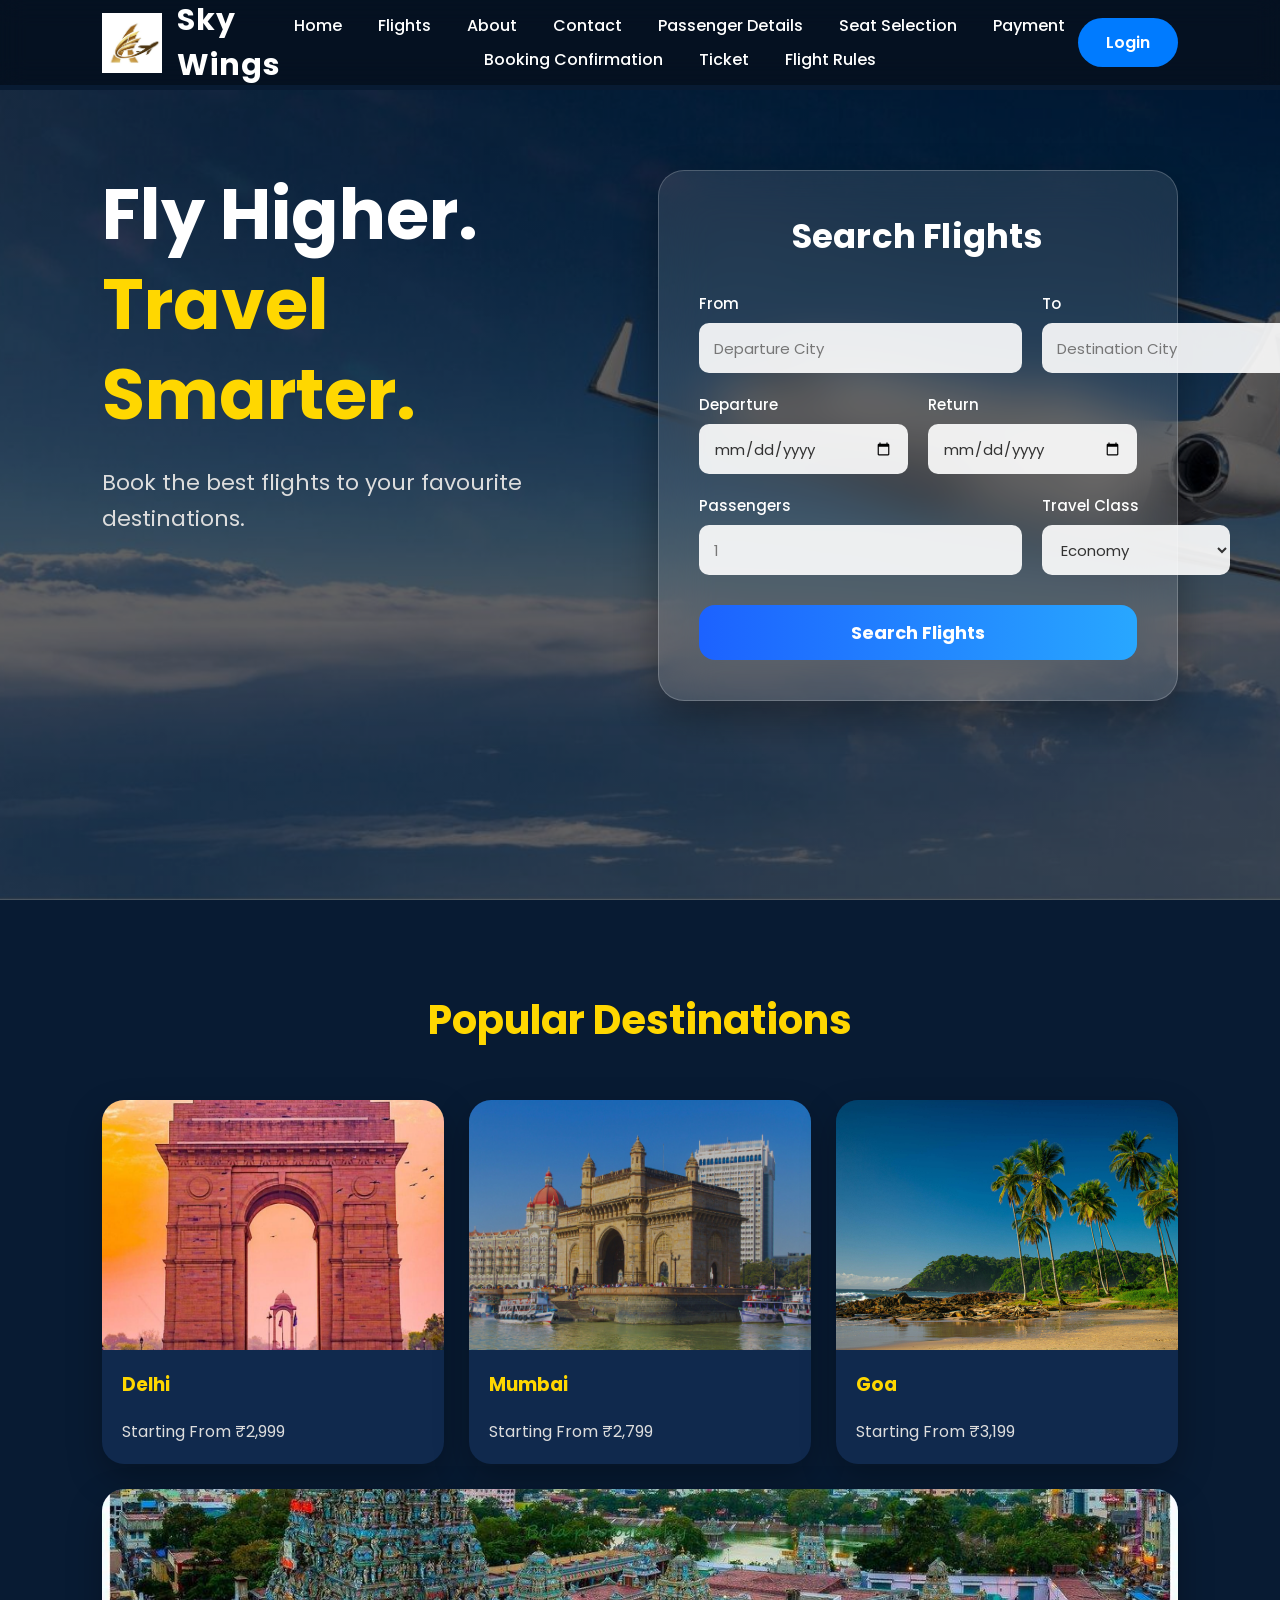
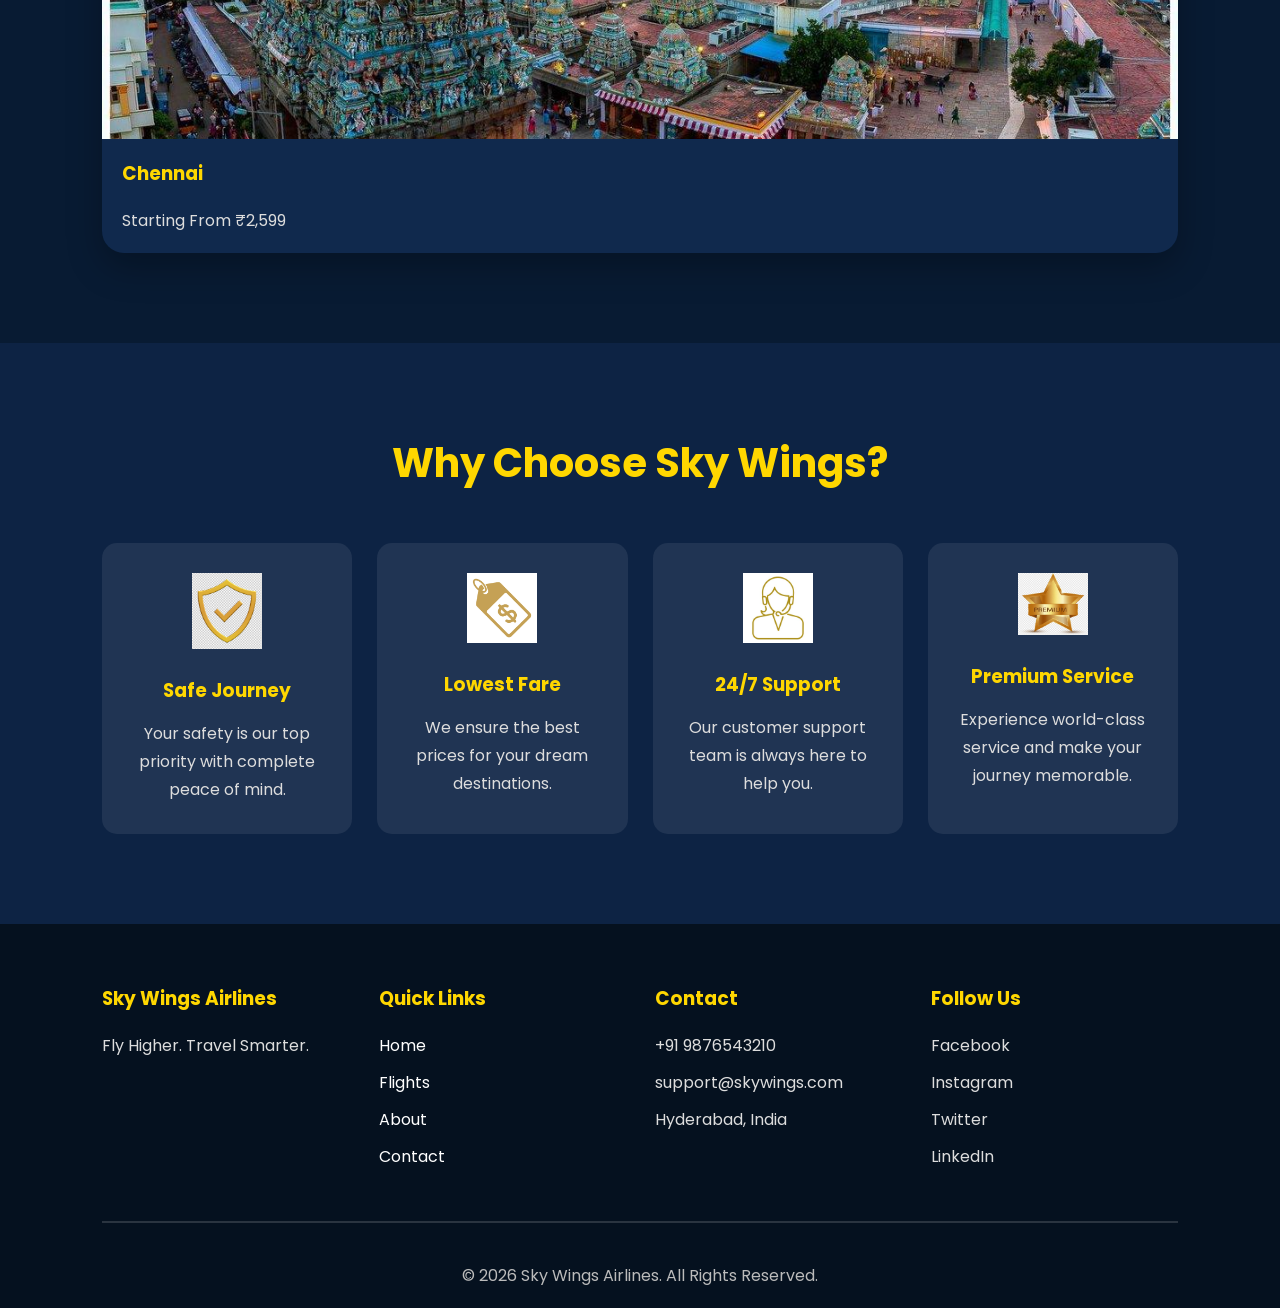
<file: index.html>
﻿<!DOCTYPE html>
<html lang="en">
<head>
    <meta charset="UTF-8">
    <meta name="viewport" content="width=device-width, initial-scale=1.0">
    <title>Sky Wings Airlines</title>
    <link rel="stylesheet" href="style.css">
    <link rel="preconnect" href="https://fonts.googleapis.com">
    <link rel="preconnect" href="https://fonts.gstatic.com" crossorigin>
    <link href="https://fonts.googleapis.com/css2?family=Poppins:wght@300;400;500;600;700;800&display=swap" rel="stylesheet">
</head>
<body>
<header>
    <nav class="navbar">
        <div class="logo">
            <img src="logo.jpg" alt="Sky Wings Logo">
            <h2>Sky Wings</h2>
        </div>
                <ul class="nav-links">
            <li><a href="index.html">Home</a></li>
            <li><a href="searchflights.html">Flights</a></li>
            <li><a href="about.html">About</a></li>
            <li><a href="contact.html">Contact</a></li>
            <li><a href="passengerdetails.html">Passenger Details</a></li>
            <li><a href="seatselection.html">Seat Selection</a></li>
            <li><a href="payment.html">Payment</a></li>
            <li><a href="bookingconfirmation.html">Booking Confirmation</a></li>
            <li><a href="ticket.html">Ticket</a></li>
            <li><a href="flightrules.html">Flight Rules</a></li>
        </ul>
        <a href="#" class="login-btn">Login</a>
    </nav>
</header>
<section class="hero">
    <div class="overlay">
        <div class="hero-content">
            <h1>Fly Higher.<br><span>Travel Smarter.</span></h1>
            <p>Book the best flights to your favourite destinations.</p>
        </div>
        <div class="search-box">
            <h2>Search Flights</h2>
            <form>
                <div class="form-row">
                    <div class="input-box">
                        <label>From</label>
                        <input type="text" placeholder="Departure City">
                    </div>
                    <div class="input-box">
                        <label>To</label>
                        <input type="text" placeholder="Destination City">
                    </div>
                </div>
                <div class="form-row">
                    <div class="input-box">
                        <label>Departure</label>
                        <input type="date">
                    </div>
                    <div class="input-box">
                        <label>Return</label>
                        <input type="date">
                    </div>
                </div>
                <div class="form-row">
                    <div class="input-box">
                        <label>Passengers</label>
                        <input type="number" min="1" placeholder="1">
                    </div>
                    <div class="input-box">
                        <label>Travel Class</label>
                        <select>
                            <option>Economy</option>
                            <option>Premium Economy</option>
                            <option>Business</option>
                            <option>First Class</option>
                        </select>
                    </div>
                </div>
                <button class="search-btn">Search Flights</button>
            </form>
        </div>
    </div>
</section>
<section class="destinations">
    <h2>Popular Destinations</h2>
    <div class="destination-container">
        <div class="card">
            <img src="delhi.jpg" alt="Delhi">
            <h3>Delhi</h3>
            <p>Starting From ₹2,999</p>
        </div>
        <div class="card">
            <img src="mumbai.jpg" alt="Mumbai">
            <h3>Mumbai</h3>
            <p>Starting From ₹2,799</p>
        </div>
        <div class="card">
            <img src="goa.jpg" alt="Goa">
            <h3>Goa</h3>
            <p>Starting From ₹3,199</p>
        </div>
        <div class="card">
            <img src="chennai.jpg" alt="Chennai">
            <h3>Chennai</h3>
            <p>Starting From ₹2,599</p>
        </div>
    </div>
</section>
<section class="why-us">
    <h2>Why Choose Sky Wings?</h2>
    <div class="features">
        <div class="feature-card">
            <img src="safe.jpg" alt="Safe Journey">
            <h3>Safe Journey</h3>
            <p>Your safety is our top priority with complete peace of mind.</p>
        </div>
        <div class="feature-card">
            <img src="fare.jpg" alt="Lowest Fare">
            <h3>Lowest Fare</h3>
            <p>We ensure the best prices for your dream destinations.</p>
        </div>
        <div class="feature-card">
            <img src="support.jpg" alt="24/7 Support">
            <h3>24/7 Support</h3>
            <p>Our customer support team is always here to help you.</p>
        </div>
        <div class="feature-card">
            <img src="premium.jpg" alt="Premium Service">
            <h3>Premium Service</h3>
            <p>Experience world-class service and make your journey memorable.</p>
        </div>
    </div>
</section>
<footer>
    <div class="footer-container">
        <div class="footer-box">
            <h3>Sky Wings Airlines</h3>
            <p>Fly Higher. Travel Smarter.</p>
        </div>
        <div class="footer-box">
            <h3>Quick Links</h3>
            <a href="index.html">Home</a>
            <a href="searchflights.html">Flights</a>
            <a href="about.html">About</a>
            <a href="contact.html">Contact</a>
        </div>
        <div class="footer-box">
            <h3>Contact</h3>
            <p>+91 9876543210</p>
            <p>support@skywings.com</p>
            <p>Hyderabad, India</p>
        </div>
        <div class="footer-box">
            <h3>Follow Us</h3>
            <p>Facebook</p>
            <p>Instagram</p>
            <p>Twitter</p>
            <p>LinkedIn</p>
        </div>
    </div>
    <hr>
    <p class="copyright">© 2026 Sky Wings Airlines. All Rights Reserved.</p>
</footer>
</body>
</html>
</file>
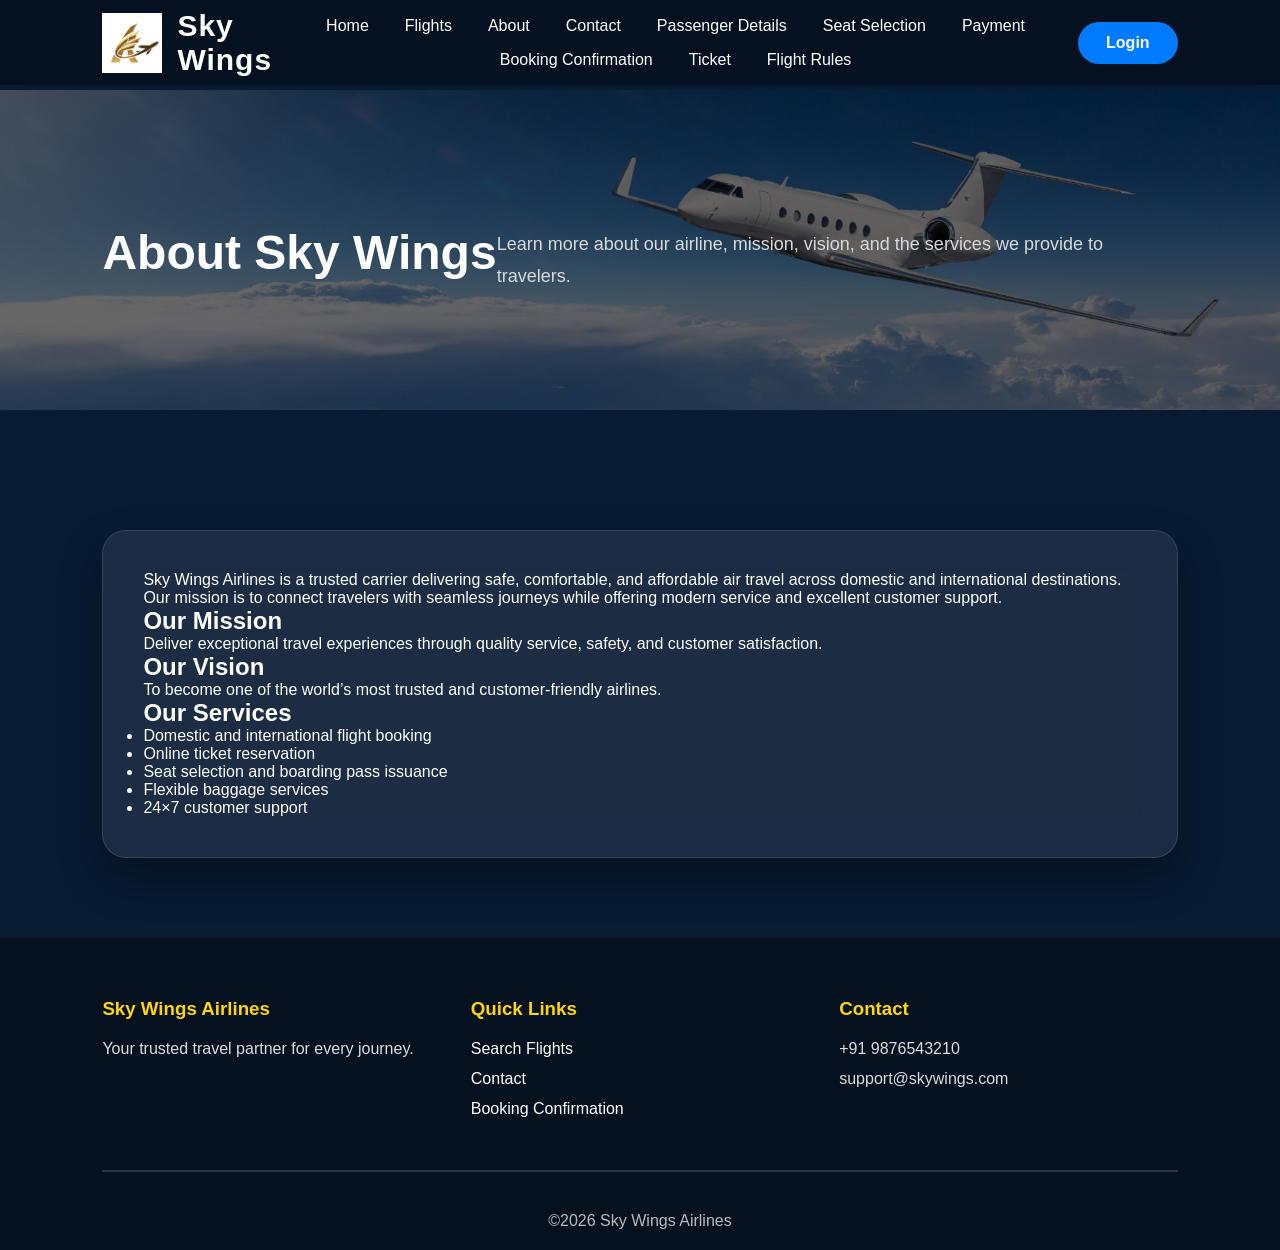
<file: about.html>
﻿<!DOCTYPE html>
<html lang="en">
<head>
    <meta charset="UTF-8">
    <meta name="viewport" content="width=device-width, initial-scale=1.0">
    <title>About Us | Sky Wings Airlines</title>
    <link rel="stylesheet" href="style.css">
</head>
<body>
<header>
    <nav class="navbar">
        <div class="logo">
            <img src="logo.jpg" alt="Sky Wings Logo">
            <h2>Sky Wings</h2>
        </div>
                <ul class="nav-links">
            <li><a href="index.html">Home</a></li>
            <li><a href="searchflights.html">Flights</a></li>
            <li><a href="about.html">About</a></li>
            <li><a href="contact.html">Contact</a></li>
            <li><a href="passengerdetails.html">Passenger Details</a></li>
            <li><a href="seatselection.html">Seat Selection</a></li>
            <li><a href="payment.html">Payment</a></li>
            <li><a href="bookingconfirmation.html">Booking Confirmation</a></li>
            <li><a href="ticket.html">Ticket</a></li>
            <li><a href="flightrules.html">Flight Rules</a></li>
        </ul>
        <a href="#" class="login-btn">Login</a>
    </nav>
</header>
<section class="page-hero">
    <h1>About Sky Wings</h1>
    <p>Learn more about our airline, mission, vision, and the services we provide to travelers.</p>
</section>
<section class="page-section">
    <div class="section-card">
        <p>Sky Wings Airlines is a trusted carrier delivering safe, comfortable, and affordable air travel across domestic and international destinations. Our mission is to connect travelers with seamless journeys while offering modern service and excellent customer support.</p>
        <h2>Our Mission</h2>
        <p>Deliver exceptional travel experiences through quality service, safety, and customer satisfaction.</p>
        <h2>Our Vision</h2>
        <p>To become one of the world’s most trusted and customer-friendly airlines.</p>
        <h2>Our Services</h2>
        <ul>
            <li>Domestic and international flight booking</li>
            <li>Online ticket reservation</li>
            <li>Seat selection and boarding pass issuance</li>
            <li>Flexible baggage services</li>
            <li>24×7 customer support</li>
        </ul>
    </div>
</section>
<footer>
    <div class="footer-container">
        <div class="footer-box">
            <h3>Sky Wings Airlines</h3>
            <p>Your trusted travel partner for every journey.</p>
        </div>
        <div class="footer-box">
            <h3>Quick Links</h3>
            <a href="searchflights.html">Search Flights</a>
            <a href="contact.html">Contact</a>
            <a href="bookingconfirmation.html">Booking Confirmation</a>
        </div>
        <div class="footer-box">
            <h3>Contact</h3>
            <p>+91 9876543210</p>
            <p>support@skywings.com</p>
        </div>
    </div>
    <hr>
    <p class="copyright">©2026 Sky Wings Airlines</p>
</footer>
</body>
</html>
</file>
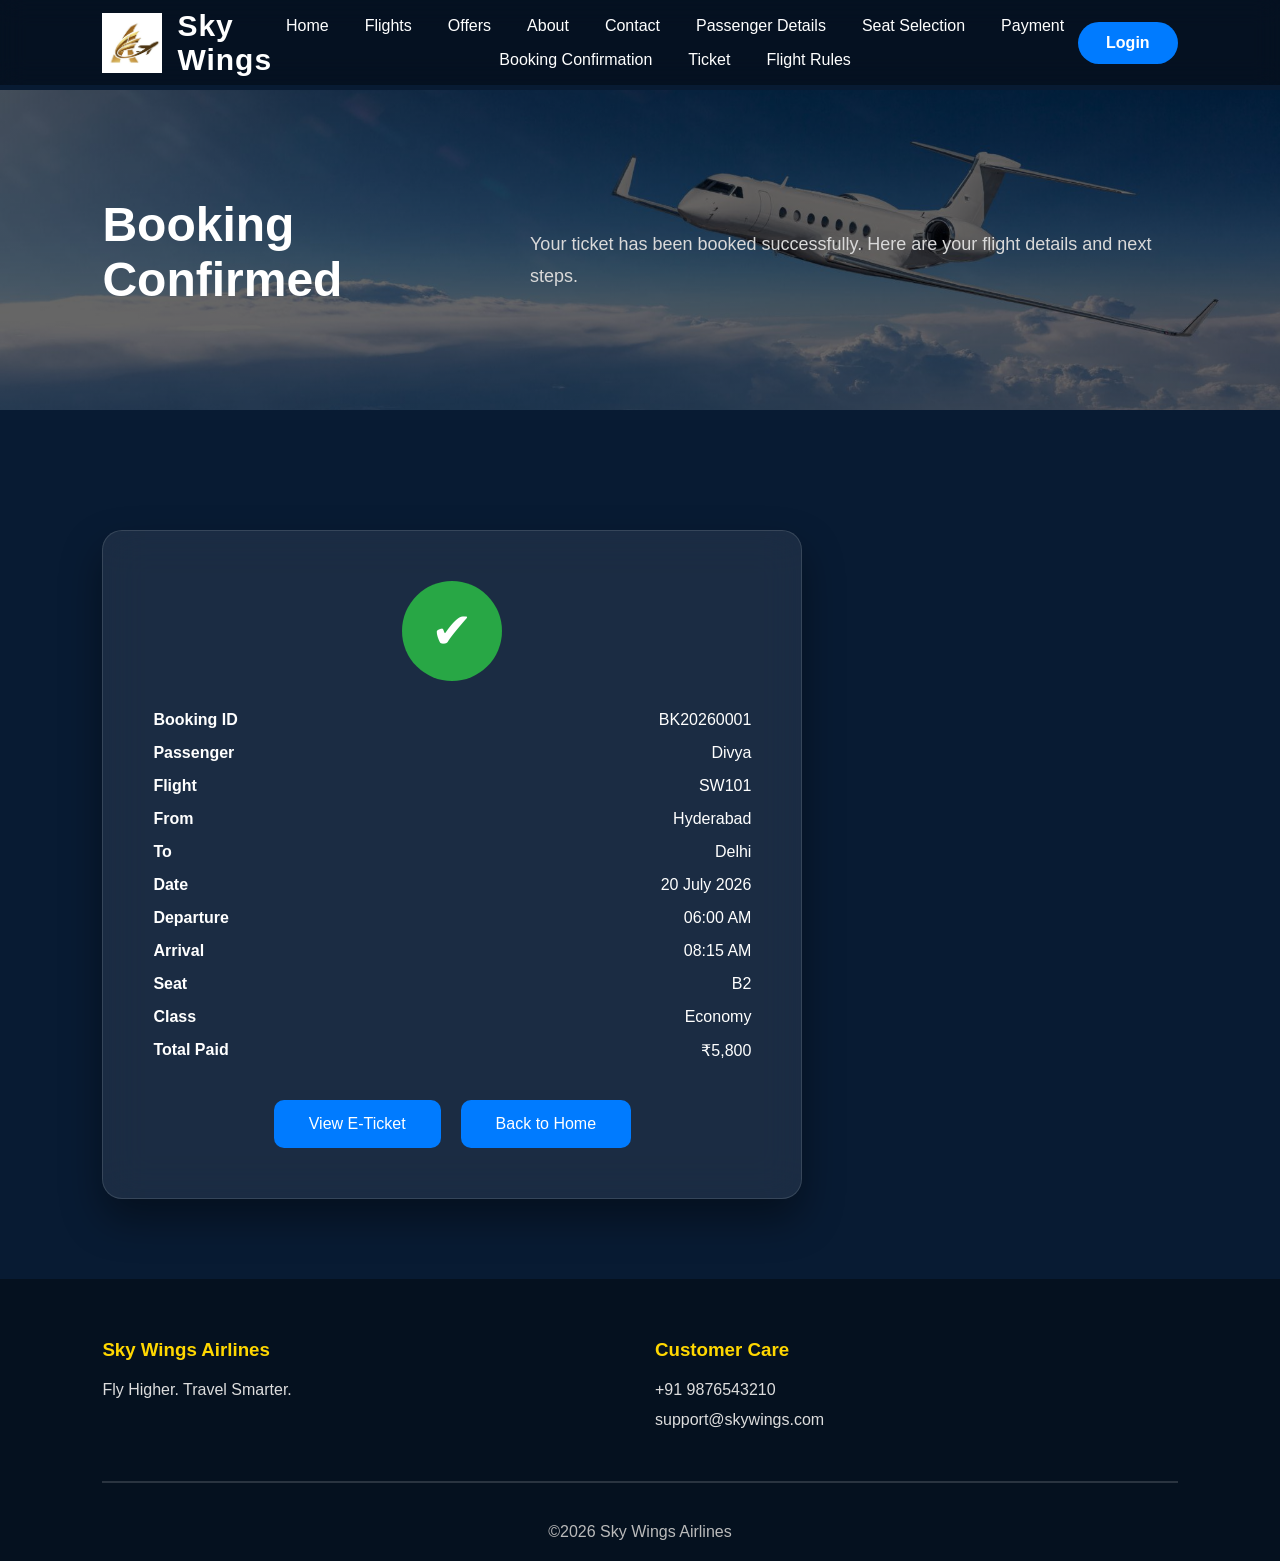
<file: bookingconfirmation.html>
﻿<!DOCTYPE html>
<html lang="en">
<head>
    <meta charset="UTF-8">
    <meta name="viewport" content="width=device-width, initial-scale=1.0">
    <title>Booking Confirmation | Sky Wings Airlines</title>
    <link rel="stylesheet" href="style.css">
</head>
<body>
<header>
    <nav class="navbar">
        <div class="logo">
            <img src="logo.jpg" alt="Sky Wings Logo">
            <h2>Sky Wings</h2>
        </div>
                <ul class="nav-links">
            <li><a href="index.html">Home</a></li>
            <li><a href="searchflights.html">Flights</a></li>
            <li><a href="#">Offers</a></li>
            <li><a href="about.html">About</a></li>
            <li><a href="contact.html">Contact</a></li>
            <li><a href="passengerdetails.html">Passenger Details</a></li>
            <li><a href="seatselection.html">Seat Selection</a></li>
            <li><a href="payment.html">Payment</a></li>
            <li><a href="bookingconfirmation.html">Booking Confirmation</a></li>
            <li><a href="ticket.html">Ticket</a></li>
            <li><a href="flightrules.html">Flight Rules</a></li>
        </ul>
        <a href="#" class="login-btn">Login</a>
    </nav>
</header>
<section class="page-hero">
    <h1>Booking Confirmed</h1>
    <p>Your ticket has been booked successfully. Here are your flight details and next steps.</p>
</section>
<section class="page-section">
    <div class="section-card confirmation-card">
        <div class="success-icon">✔</div>
        <div class="booking-details">
            <p><strong>Booking ID</strong><span>BK20260001</span></p>
            <p><strong>Passenger</strong><span>Divya</span></p>
            <p><strong>Flight</strong><span>SW101</span></p>
            <p><strong>From</strong><span>Hyderabad</span></p>
            <p><strong>To</strong><span>Delhi</span></p>
            <p><strong>Date</strong><span>20 July 2026</span></p>
            <p><strong>Departure</strong><span>06:00 AM</span></p>
            <p><strong>Arrival</strong><span>08:15 AM</span></p>
            <p><strong>Seat</strong><span>B2</span></p>
            <p><strong>Class</strong><span>Economy</span></p>
            <p><strong>Total Paid</strong><span>₹5,800</span></p>
        </div>
        <div class="confirmation-buttons">
            <a href="ticket.html" class="download-btn">View E-Ticket</a>
            <a href="index.html" class="home-btn">Back to Home</a>
        </div>
    </div>
</section>
<footer>
    <div class="footer-container">
        <div class="footer-box">
            <h3>Sky Wings Airlines</h3>
            <p>Fly Higher. Travel Smarter.</p>
        </div>
        <div class="footer-box">
            <h3>Customer Care</h3>
            <p>+91 9876543210</p>
            <p>support@skywings.com</p>
        </div>
    </div>
    <hr>
    <p class="copyright">©2026 Sky Wings Airlines</p>
</footer>
</body>
</html>
</file>
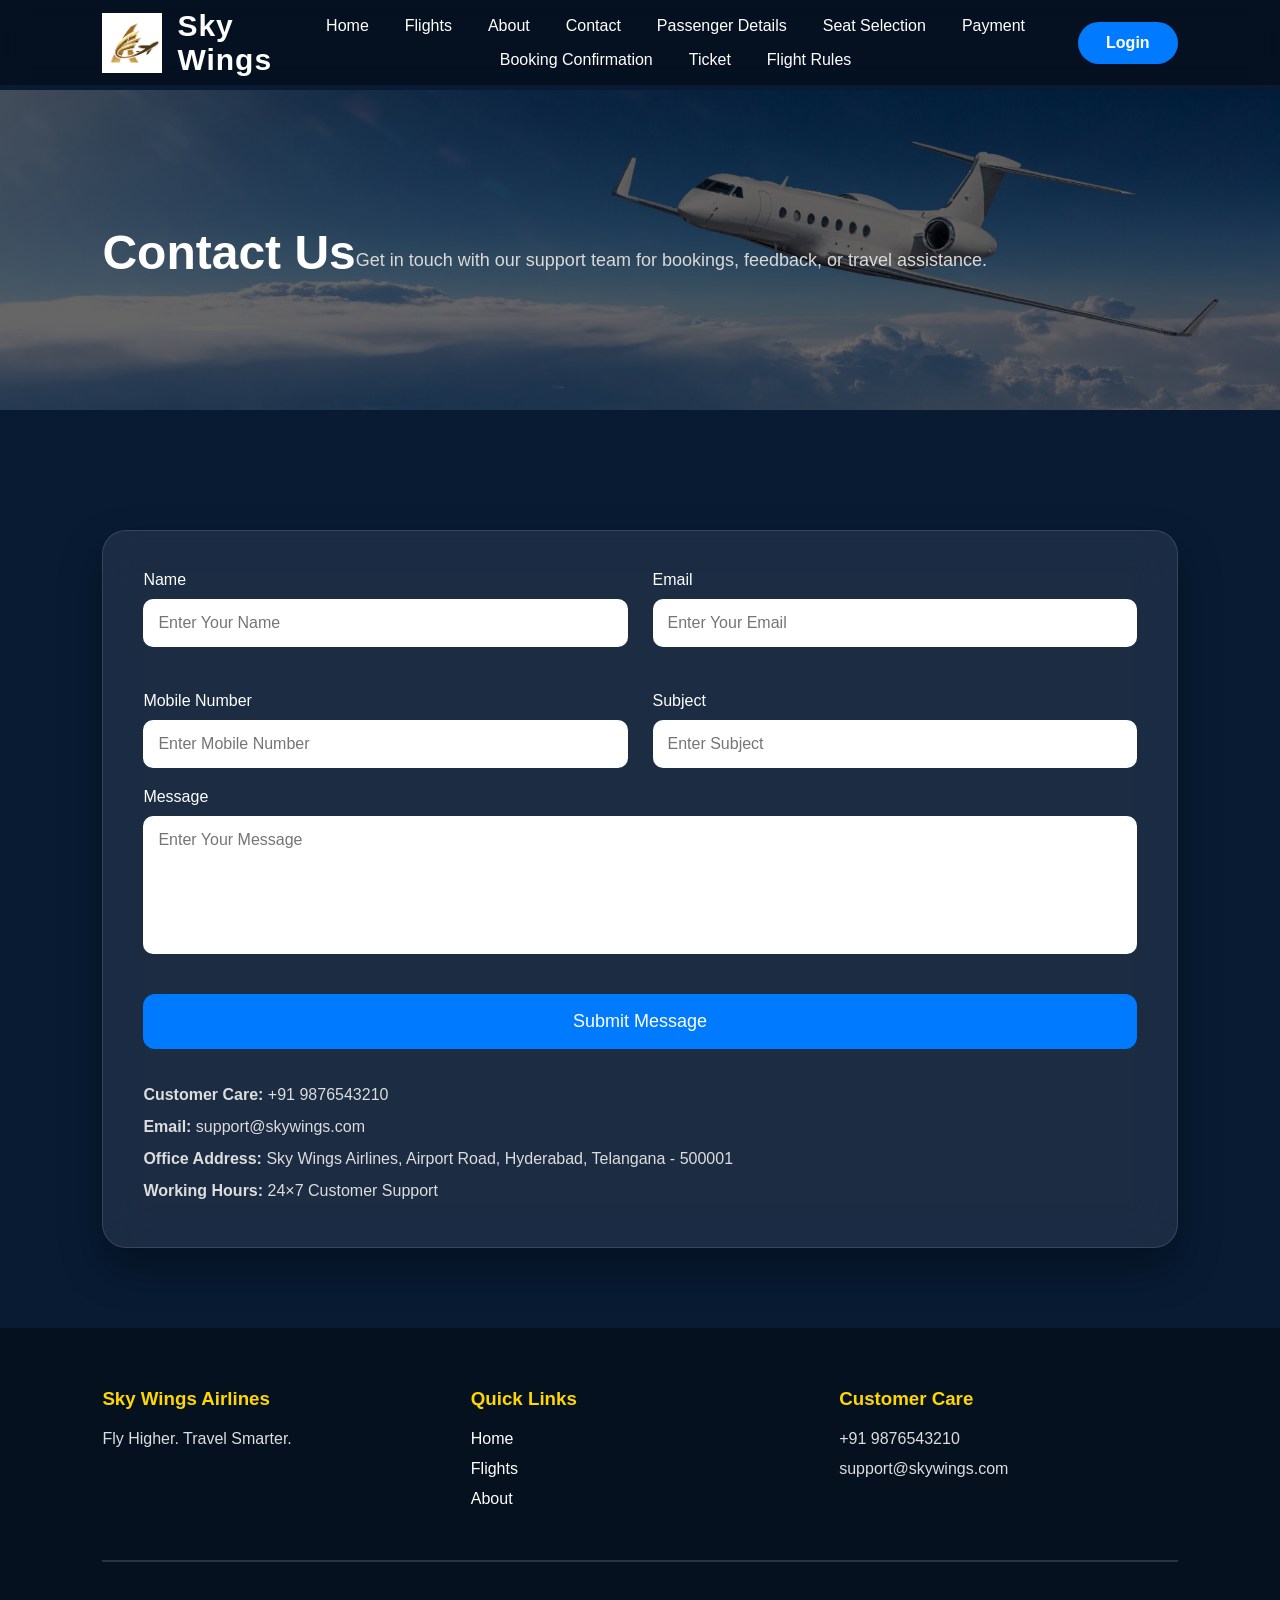
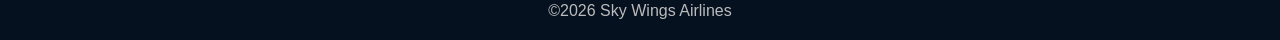
<file: contact.html>
﻿<!DOCTYPE html>
<html lang="en">
<head>
    <meta charset="UTF-8">
    <meta name="viewport" content="width=device-width, initial-scale=1.0">
    <title>Contact Us | Sky Wings Airlines</title>
    <link rel="stylesheet" href="style.css">
</head>
<body>
<header>
    <nav class="navbar">
        <div class="logo">
            <img src="logo.jpg" alt="Sky Wings Logo">
            <h2>Sky Wings</h2>
        </div>
                <ul class="nav-links">
            <li><a href="index.html">Home</a></li>
            <li><a href="searchflights.html">Flights</a></li>
            <li><a href="about.html">About</a></li>
            <li><a href="contact.html">Contact</a></li>
            <li><a href="passengerdetails.html">Passenger Details</a></li>
            <li><a href="seatselection.html">Seat Selection</a></li>
            <li><a href="payment.html">Payment</a></li>
            <li><a href="bookingconfirmation.html">Booking Confirmation</a></li>
            <li><a href="ticket.html">Ticket</a></li>
            <li><a href="flightrules.html">Flight Rules</a></li>
        </ul>
        <a href="#" class="login-btn">Login</a>
    </nav>
</header>
<section class="page-hero">
    <h1>Contact Us</h1>
    <p>Get in touch with our support team for bookings, feedback, or travel assistance.</p>
</section>
<section class="page-section">
    <div class="section-card">
        <form>
            <div class="passenger-grid">
                <div class="field">
                    <label>Name</label>
                    <input type="text" placeholder="Enter Your Name" required>
                </div>
                <div class="field">
                    <label>Email</label>
                    <input type="email" placeholder="Enter Your Email" required>
                </div>
                <div class="field">
                    <label>Mobile Number</label>
                    <input type="tel" placeholder="Enter Mobile Number" required>
                </div>
                <div class="field">
                    <label>Subject</label>
                    <input type="text" placeholder="Enter Subject" required>
                </div>
            </div>
            <div class="field">
                <label>Message</label>
                <textarea rows="6" placeholder="Enter Your Message"></textarea>
            </div>
            <button class="continue-btn" type="button">Submit Message</button>
        </form>
        <div style="margin-top:30px; color:#ddd; line-height:2;">
            <p><strong>Customer Care:</strong> +91 9876543210</p>
            <p><strong>Email:</strong> support@skywings.com</p>
            <p><strong>Office Address:</strong> Sky Wings Airlines, Airport Road, Hyderabad, Telangana - 500001</p>
            <p><strong>Working Hours:</strong> 24×7 Customer Support</p>
        </div>
    </div>
</section>
<footer>
    <div class="footer-container">
        <div class="footer-box">
            <h3>Sky Wings Airlines</h3>
            <p>Fly Higher. Travel Smarter.</p>
        </div>
        <div class="footer-box">
            <h3>Quick Links</h3>
            <a href="index.html">Home</a>
            <a href="searchflights.html">Flights</a>
            <a href="about.html">About</a>
        </div>
        <div class="footer-box">
            <h3>Customer Care</h3>
            <p>+91 9876543210</p>
            <p>support@skywings.com</p>
        </div>
    </div>
    <hr>
    <p class="copyright">©2026 Sky Wings Airlines</p>
</footer>
</body>
</html>
</file>
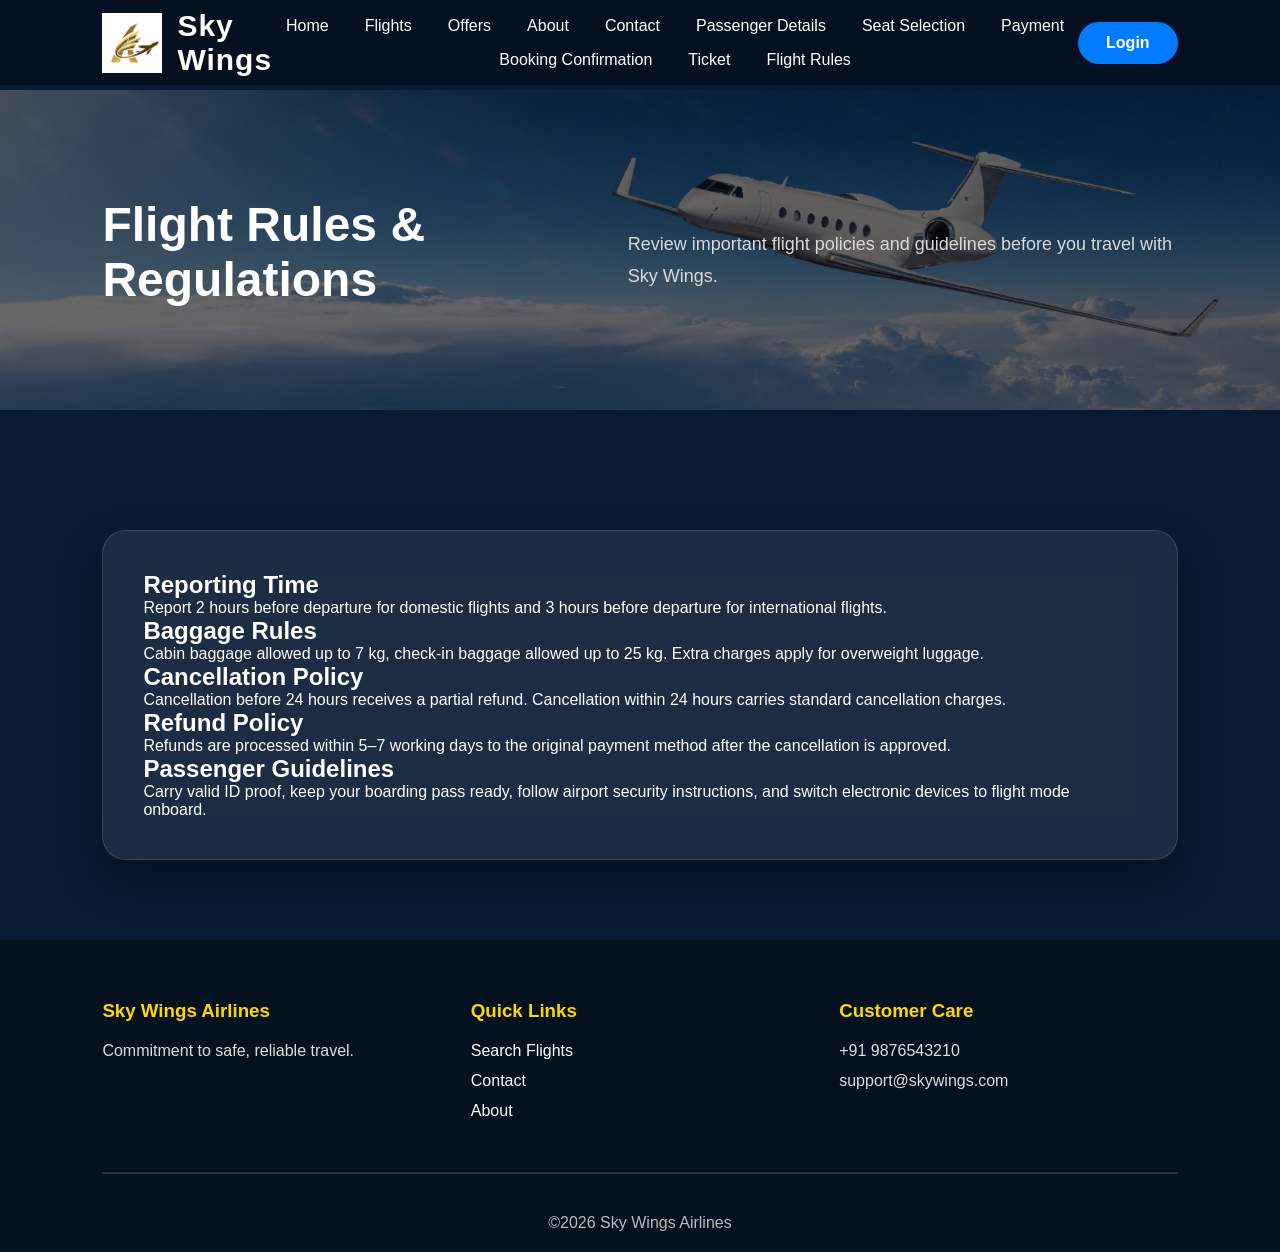
<file: flightrules.html>
﻿<!DOCTYPE html>
<html lang="en">
<head>
    <meta charset="UTF-8">
    <meta name="viewport" content="width=device-width, initial-scale=1.0">
    <title>Flight Rules | Sky Wings Airlines</title>
    <link rel="stylesheet" href="style.css">
</head>
<body>
<header>
    <nav class="navbar">
        <div class="logo">
            <img src="logo.jpg" alt="Sky Wings Logo">
            <h2>Sky Wings</h2>
        </div>
                <ul class="nav-links">
            <li><a href="index.html">Home</a></li>
            <li><a href="searchflights.html">Flights</a></li>
            <li><a href="#">Offers</a></li>
            <li><a href="about.html">About</a></li>
            <li><a href="contact.html">Contact</a></li>
            <li><a href="passengerdetails.html">Passenger Details</a></li>
            <li><a href="seatselection.html">Seat Selection</a></li>
            <li><a href="payment.html">Payment</a></li>
            <li><a href="bookingconfirmation.html">Booking Confirmation</a></li>
            <li><a href="ticket.html">Ticket</a></li>
            <li><a href="flightrules.html">Flight Rules</a></li>
        </ul>
        <a href="#" class="login-btn">Login</a>
    </nav>
</header>
<section class="page-hero">
    <h1>Flight Rules & Regulations</h1>
    <p>Review important flight policies and guidelines before you travel with Sky Wings.</p>
</section>
<section class="page-section">
    <div class="section-card">
        <h2>Reporting Time</h2>
        <p>Report 2 hours before departure for domestic flights and 3 hours before departure for international flights.</p>
        <h2>Baggage Rules</h2>
        <p>Cabin baggage allowed up to 7 kg, check-in baggage allowed up to 25 kg. Extra charges apply for overweight luggage.</p>
        <h2>Cancellation Policy</h2>
        <p>Cancellation before 24 hours receives a partial refund. Cancellation within 24 hours carries standard cancellation charges.</p>
        <h2>Refund Policy</h2>
        <p>Refunds are processed within 5–7 working days to the original payment method after the cancellation is approved.</p>
        <h2>Passenger Guidelines</h2>
        <p>Carry valid ID proof, keep your boarding pass ready, follow airport security instructions, and switch electronic devices to flight mode onboard.</p>
    </div>
</section>
<footer>
    <div class="footer-container">
        <div class="footer-box">
            <h3>Sky Wings Airlines</h3>
            <p>Commitment to safe, reliable travel.</p>
        </div>
        <div class="footer-box">
            <h3>Quick Links</h3>
            <a href="searchflights.html">Search Flights</a>
            <a href="contact.html">Contact</a>
            <a href="about.html">About</a>
        </div>
        <div class="footer-box">
            <h3>Customer Care</h3>
            <p>+91 9876543210</p>
            <p>support@skywings.com</p>
        </div>
    </div>
    <hr>
    <p class="copyright">©2026 Sky Wings Airlines</p>
</footer>
</body>
</html>
</file>
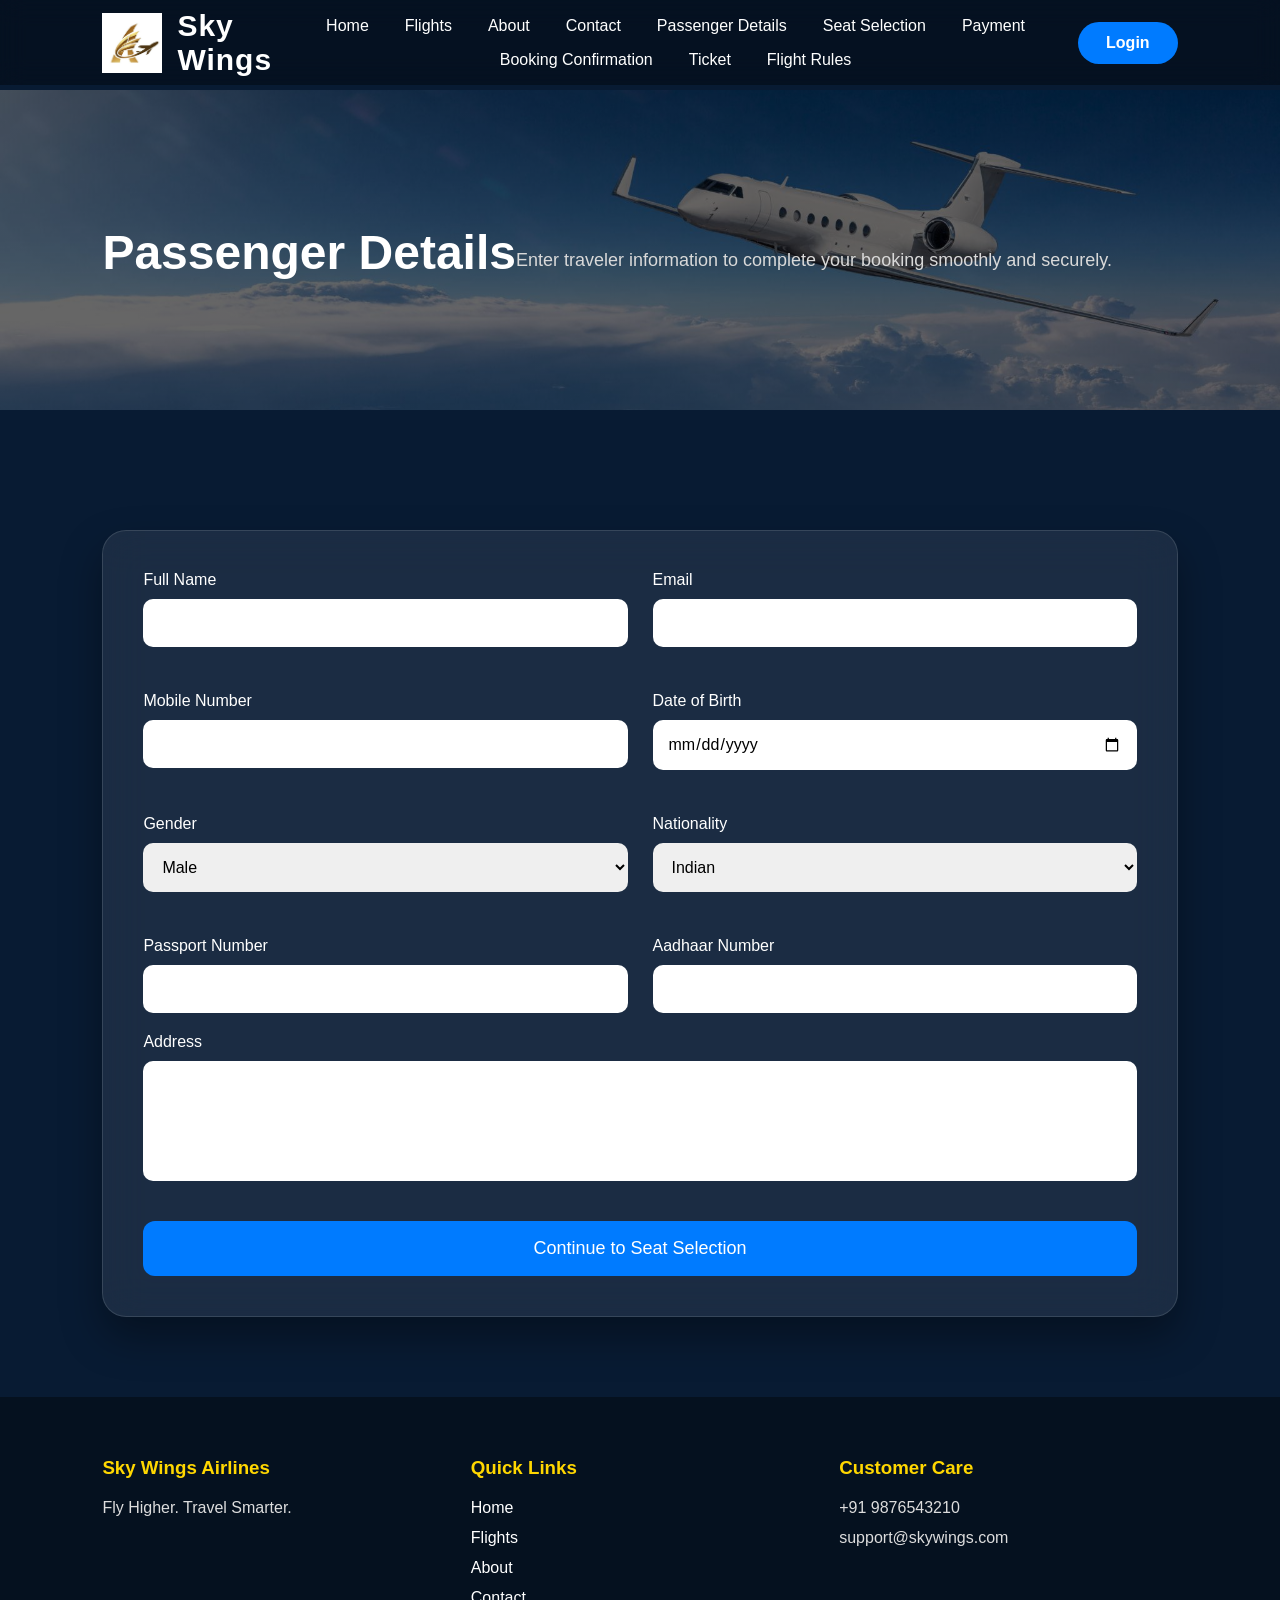
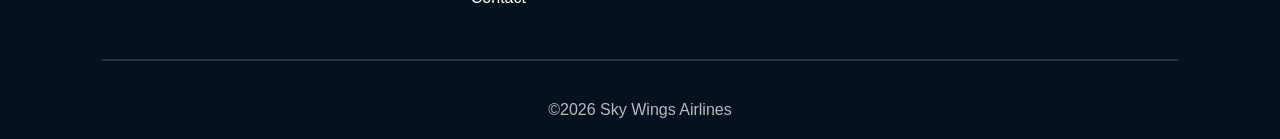
<file: passengerdetails.html>
﻿<!DOCTYPE html>
<html lang="en">
<head>
    <meta charset="UTF-8">
    <meta name="viewport" content="width=device-width, initial-scale=1.0">
    <title>Passenger Details | Sky Wings Airlines</title>
    <link rel="stylesheet" href="style.css">
</head>
<body>
<header>
    <nav class="navbar">
        <div class="logo">
            <img src="logo.jpg" alt="Sky Wings Logo">
            <h2>Sky Wings</h2>
        </div>
                <ul class="nav-links">
            <li><a href="index.html">Home</a></li>
            <li><a href="searchflights.html">Flights</a></li>
            <li><a href="about.html">About</a></li>
            <li><a href="contact.html">Contact</a></li>
            <li><a href="passengerdetails.html">Passenger Details</a></li>
            <li><a href="seatselection.html">Seat Selection</a></li>
            <li><a href="payment.html">Payment</a></li>
            <li><a href="bookingconfirmation.html">Booking Confirmation</a></li>
            <li><a href="ticket.html">Ticket</a></li>
            <li><a href="flightrules.html">Flight Rules</a></li>
        </ul>
        <a href="#" class="login-btn">Login</a>
    </nav>
</header>
<section class="page-hero">
    <h1>Passenger Details</h1>
    <p>Enter traveler information to complete your booking smoothly and securely.</p>
</section>
<section class="page-section">
    <div class="section-card">
        <form action="seatselection.html">
            <div class="passenger-grid">
                <div class="field">
                    <label>Full Name</label>
                    <input type="text" required>
                </div>
                <div class="field">
                    <label>Email</label>
                    <input type="email" required>
                </div>
                <div class="field">
                    <label>Mobile Number</label>
                    <input type="tel" required>
                </div>
                <div class="field">
                    <label>Date of Birth</label>
                    <input type="date">
                </div>
                <div class="field">
                    <label>Gender</label>
                    <select>
                        <option>Male</option>
                        <option>Female</option>
                        <option>Other</option>
                    </select>
                </div>
                <div class="field">
                    <label>Nationality</label>
                    <select>
                        <option>Indian</option>
                        <option>American</option>
                        <option>Canadian</option>
                        <option>Australian</option>
                        <option>Other</option>
                    </select>
                </div>
                <div class="field">
                    <label>Passport Number</label>
                    <input type="text">
                </div>
                <div class="field">
                    <label>Aadhaar Number</label>
                    <input type="text">
                </div>
            </div>
            <div class="field">
                <label>Address</label>
                <textarea rows="5"></textarea>
            </div>
            <button class="continue-btn">Continue to Seat Selection</button>
        </form>
    </div>
</section>
<footer>
    <div class="footer-container">
        <div class="footer-box">
            <h3>Sky Wings Airlines</h3>
            <p>Fly Higher. Travel Smarter.</p>
        </div>
        <div class="footer-box">
            <h3>Quick Links</h3>
            <a href="index.html">Home</a>
            <a href="searchflights.html">Flights</a>
            <a href="about.html">About</a>
            <a href="contact.html">Contact</a>
        </div>
        <div class="footer-box">
            <h3>Customer Care</h3>
            <p>+91 9876543210</p>
            <p>support@skywings.com</p>
        </div>
    </div>
    <hr>
    <p class="copyright">©2026 Sky Wings Airlines</p>
</footer>
</body>
</html>
</file>
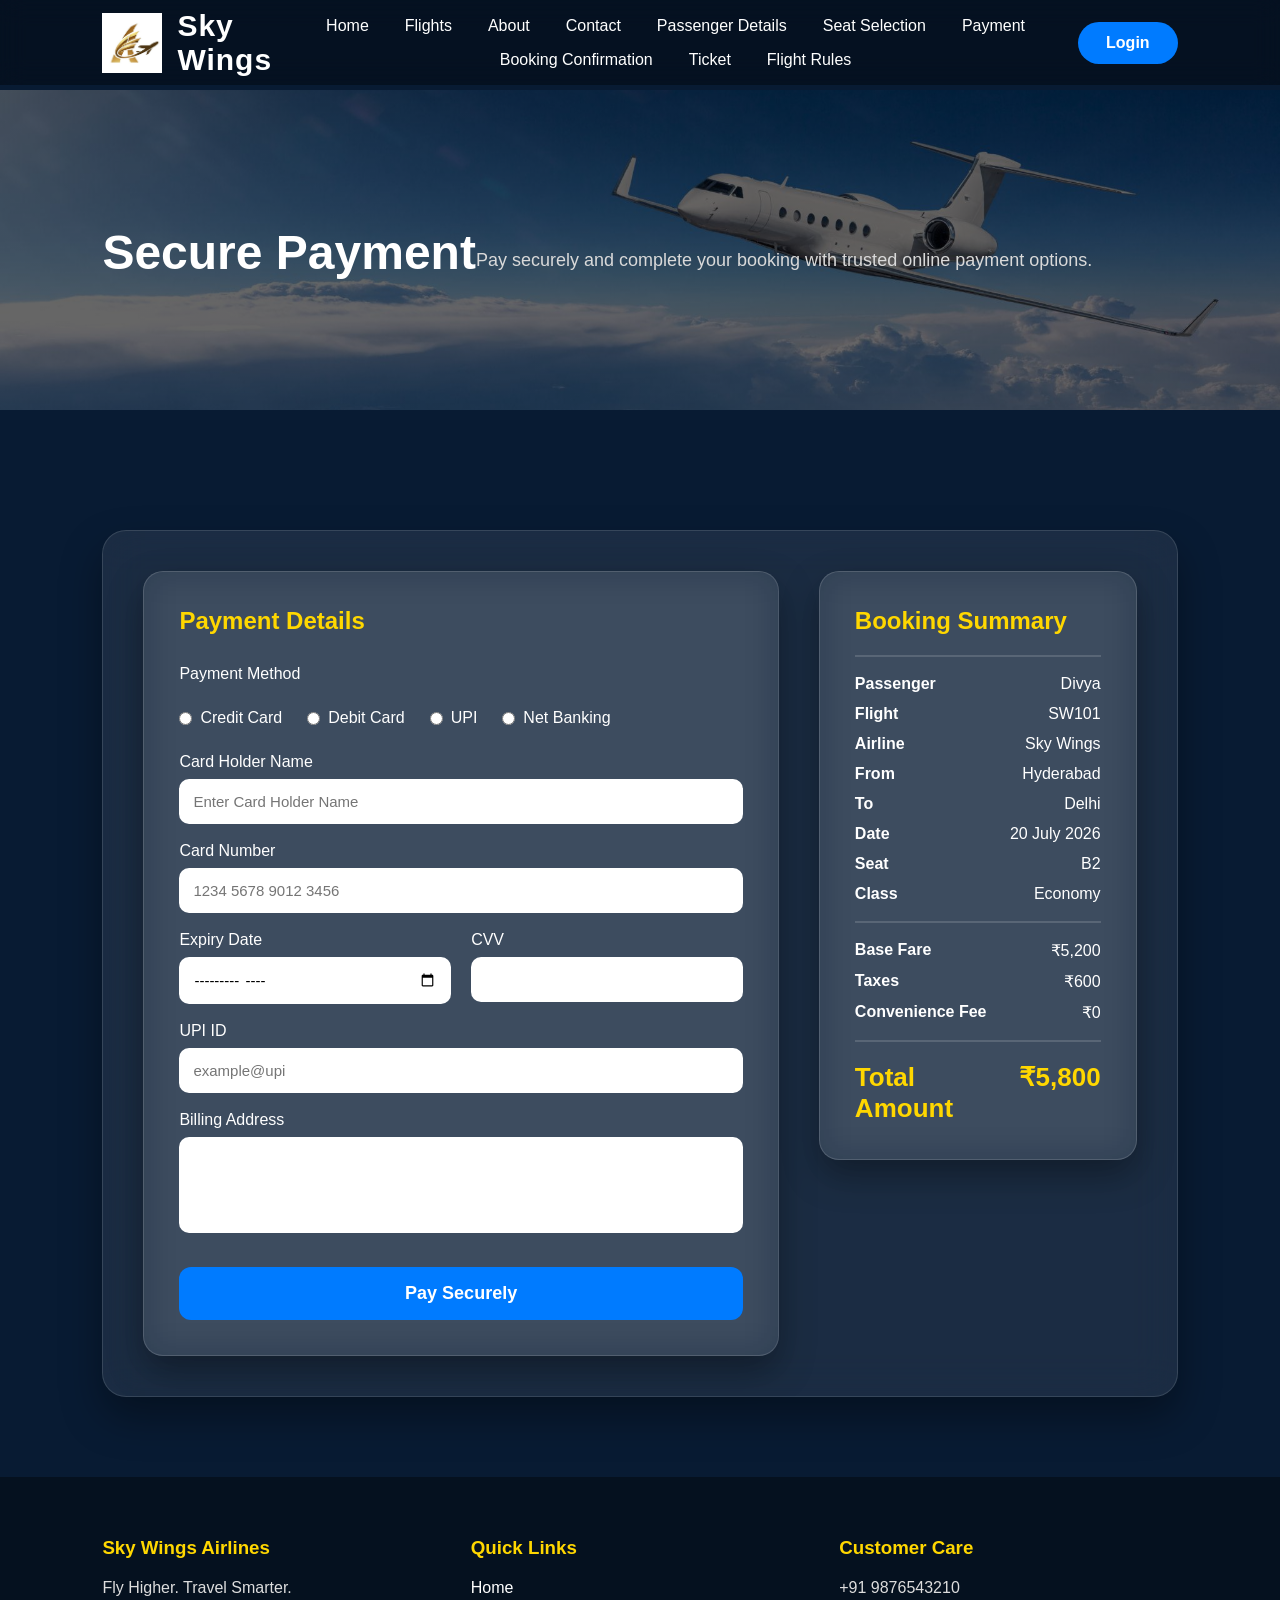
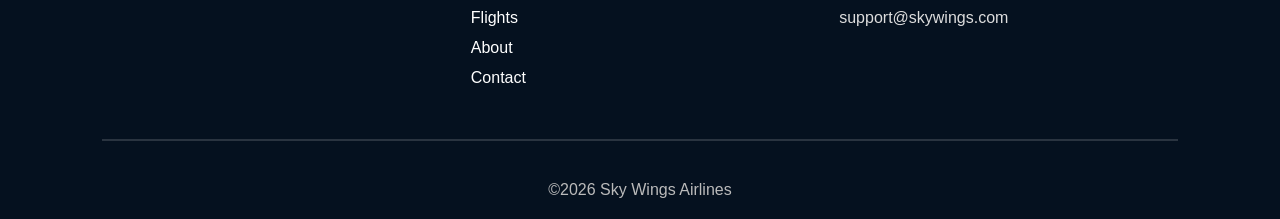
<file: payment.html>
﻿<!DOCTYPE html>
<html lang="en">
<head>
    <meta charset="UTF-8">
    <meta name="viewport" content="width=device-width, initial-scale=1.0">
    <title>Secure Payment | Sky Wings Airlines</title>
    <link rel="stylesheet" href="style.css">
</head>
<body>
<header>
    <nav class="navbar">
        <div class="logo">
            <img src="logo.jpg" alt="Sky Wings Logo">
            <h2>Sky Wings</h2>
        </div>
                <ul class="nav-links">
            <li><a href="index.html">Home</a></li>
            <li><a href="searchflights.html">Flights</a></li>
            <li><a href="about.html">About</a></li>
            <li><a href="contact.html">Contact</a></li>
            <li><a href="passengerdetails.html">Passenger Details</a></li>
            <li><a href="seatselection.html">Seat Selection</a></li>
            <li><a href="payment.html">Payment</a></li>
            <li><a href="bookingconfirmation.html">Booking Confirmation</a></li>
            <li><a href="ticket.html">Ticket</a></li>
            <li><a href="flightrules.html">Flight Rules</a></li>
        </ul>
        <a href="#" class="login-btn">Login</a>
    </nav>
</header>
<section class="page-hero">
    <h1>Secure Payment</h1>
    <p>Pay securely and complete your booking with trusted online payment options.</p>
</section>
<section class="page-section">
    <div class="section-card">
        <div class="payment-container">
            <div class="payment-card">
                <h2>Payment Details</h2>
                <form action="bookingconfirmation.html">
                    <label>Payment Method</label>
                    <div class="payment-method">
                        <label><input type="radio" name="pay"> Credit Card</label>
                        <label><input type="radio" name="pay"> Debit Card</label>
                        <label><input type="radio" name="pay"> UPI</label>
                        <label><input type="radio" name="pay"> Net Banking</label>
                    </div>
                    <label>Card Holder Name</label>
                    <input type="text" placeholder="Enter Card Holder Name">
                    <label>Card Number</label>
                    <input type="text" placeholder="1234 5678 9012 3456">
                    <div class="card-row">
                        <div>
                            <label>Expiry Date</label>
                            <input type="month">
                        </div>
                        <div>
                            <label>CVV</label>
                            <input type="password" maxlength="3">
                        </div>
                    </div>
                    <label>UPI ID</label>
                    <input type="text" placeholder="example@upi">
                    <label>Billing Address</label>
                    <textarea rows="4"></textarea>
                    <button class="pay-btn">Pay Securely</button>
                </form>
            </div>
            <div class="summary-card">
                <h2>Booking Summary</h2>
                <hr>
                <p><strong>Passenger</strong><span>Divya</span></p>
                <p><strong>Flight</strong><span>SW101</span></p>
                <p><strong>Airline</strong><span>Sky Wings</span></p>
                <p><strong>From</strong><span>Hyderabad</span></p>
                <p><strong>To</strong><span>Delhi</span></p>
                <p><strong>Date</strong><span>20 July 2026</span></p>
                <p><strong>Seat</strong><span>B2</span></p>
                <p><strong>Class</strong><span>Economy</span></p>
                <hr>
                <p><strong>Base Fare</strong><span>₹5,200</span></p>
                <p><strong>Taxes</strong><span>₹600</span></p>
                <p><strong>Convenience Fee</strong><span>₹0</span></p>
                <hr>
                <h3>Total Amount<span>₹5,800</span></h3>
            </div>
        </div>
    </div>
</section>
<footer>
    <div class="footer-container">
        <div class="footer-box">
            <h3>Sky Wings Airlines</h3>
            <p>Fly Higher. Travel Smarter.</p>
        </div>
        <div class="footer-box">
            <h3>Quick Links</h3>
            <a href="index.html">Home</a>
            <a href="searchflights.html">Flights</a>
            <a href="about.html">About</a>
            <a href="contact.html">Contact</a>
        </div>
        <div class="footer-box">
            <h3>Customer Care</h3>
            <p>+91 9876543210</p>
            <p>support@skywings.com</p>
        </div>
    </div>
    <hr>
    <p class="copyright">©2026 Sky Wings Airlines</p>
</footer>
</body>
</html>
</file>
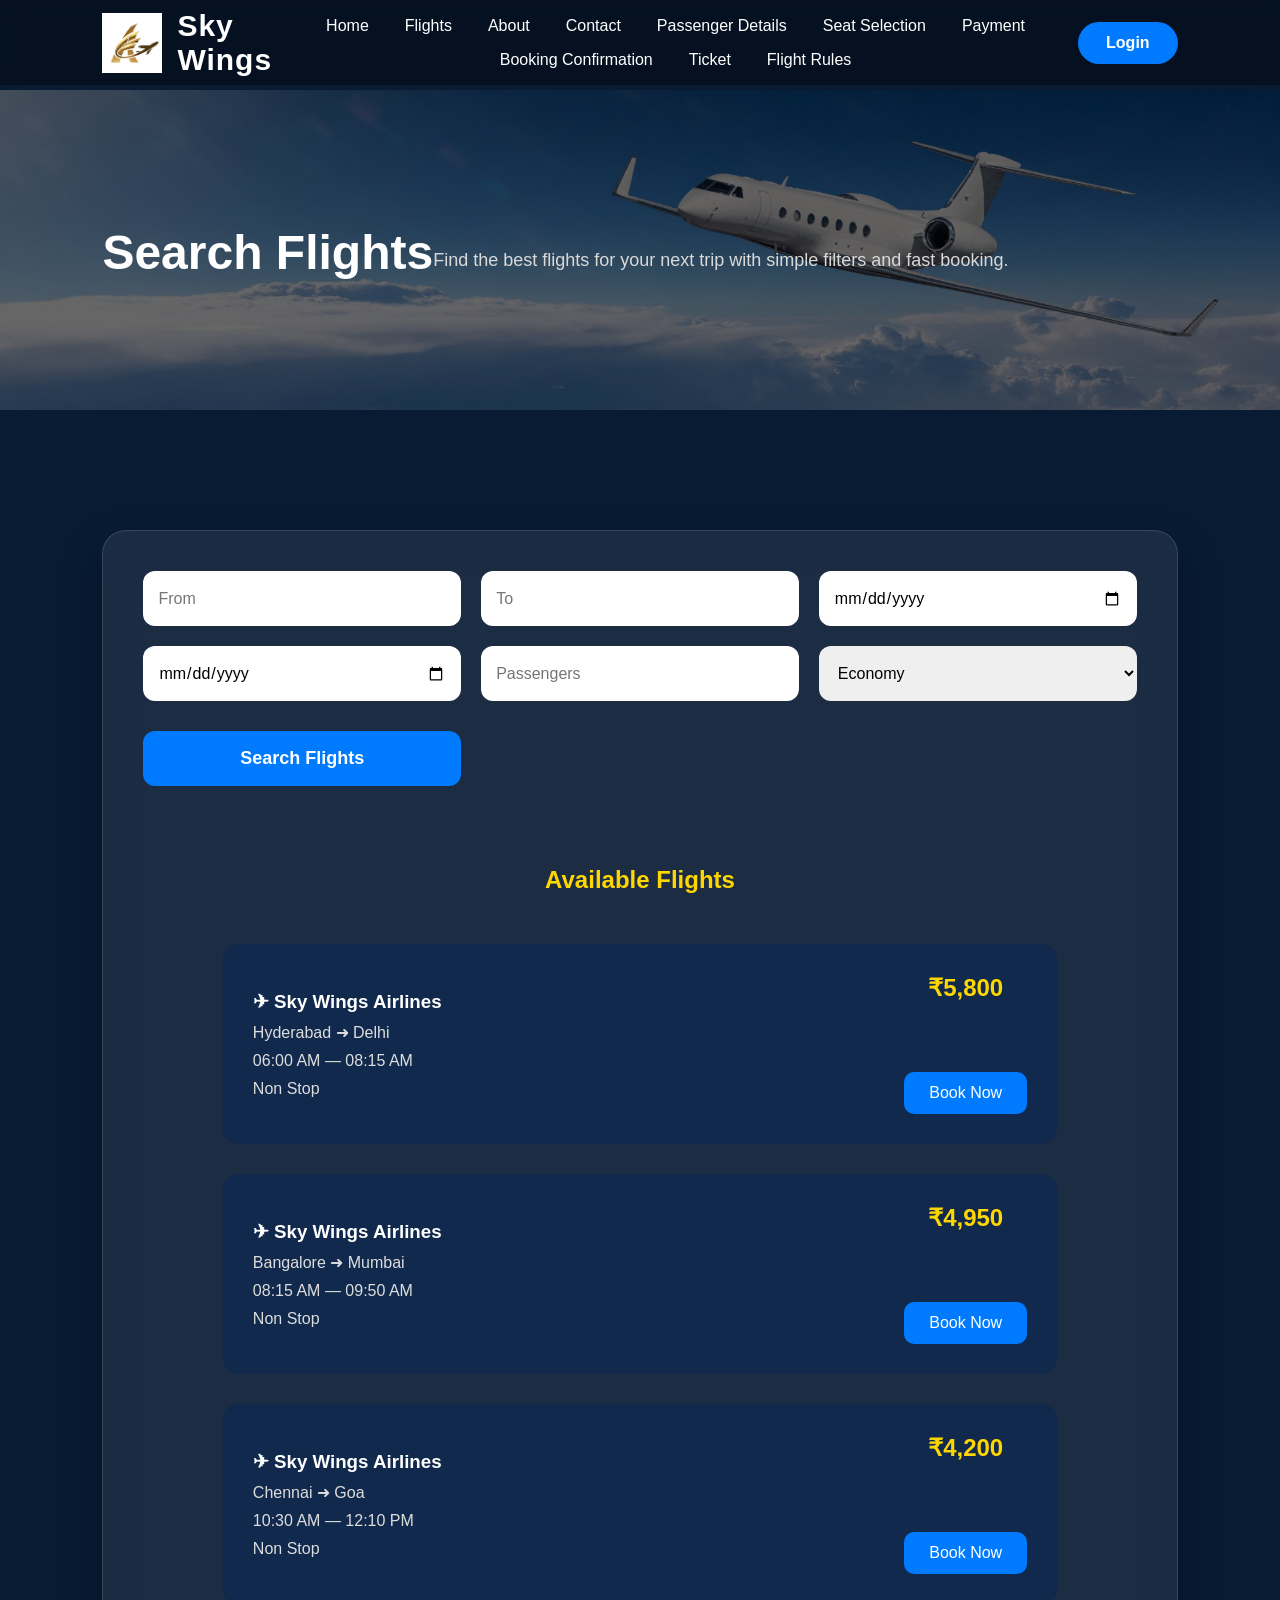
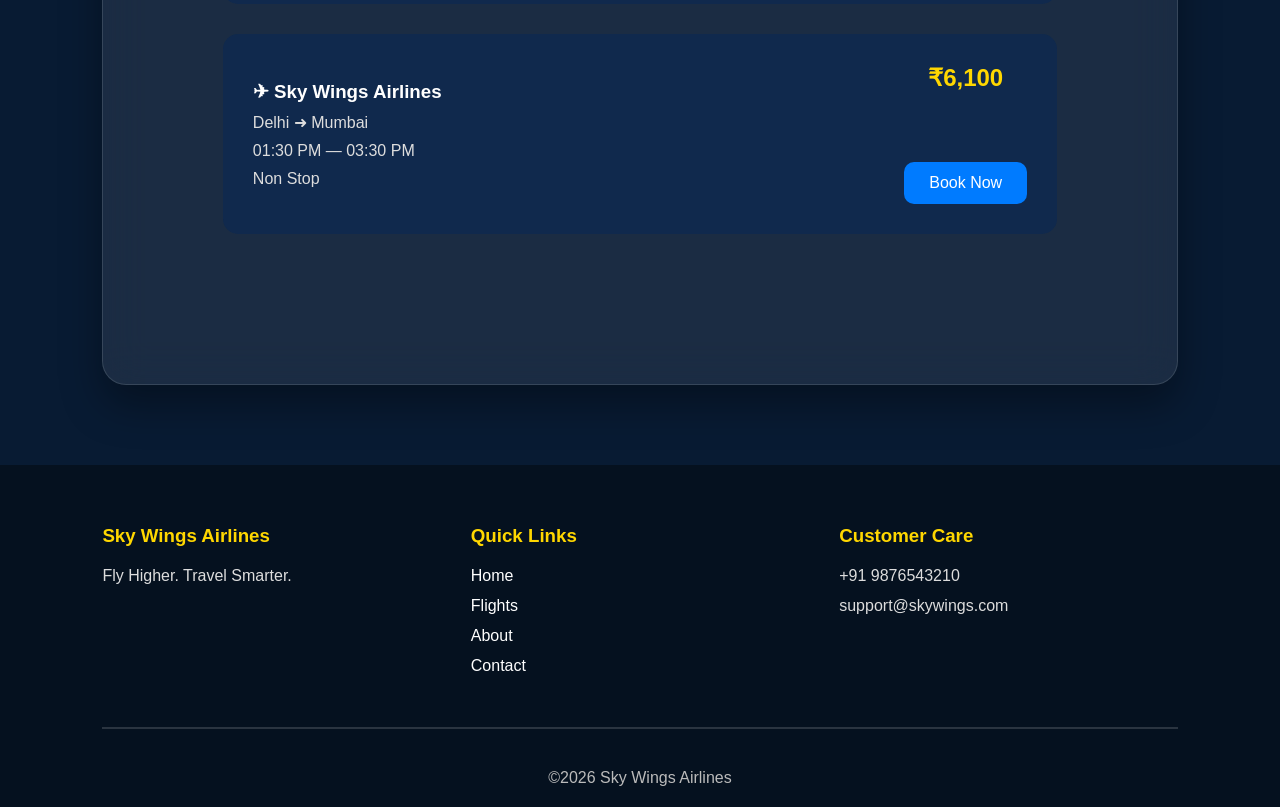
<file: searchflights.html>
﻿<!DOCTYPE html>
<html lang="en">
<head>
    <meta charset="UTF-8">
    <meta name="viewport" content="width=device-width, initial-scale=1.0">
    <title>Search Flights | Sky Wings Airlines</title>
    <link rel="stylesheet" href="style.css">
</head>
<body>
<header>
    <nav class="navbar">
        <div class="logo">
            <img src="logo.jpg" alt="Sky Wings Logo">
            <h2>Sky Wings</h2>
        </div>
                <ul class="nav-links">
            <li><a href="index.html">Home</a></li>
            <li><a href="searchflights.html">Flights</a></li>
            <li><a href="about.html">About</a></li>
            <li><a href="contact.html">Contact</a></li>
            <li><a href="passengerdetails.html">Passenger Details</a></li>
            <li><a href="seatselection.html">Seat Selection</a></li>
            <li><a href="payment.html">Payment</a></li>
            <li><a href="bookingconfirmation.html">Booking Confirmation</a></li>
            <li><a href="ticket.html">Ticket</a></li>
            <li><a href="flightrules.html">Flight Rules</a></li>
        </ul>
        <a href="#" class="login-btn">Login</a>
    </nav>
</header>
<section class="page-hero">
    <h1>Search Flights</h1>
    <p>Find the best flights for your next trip with simple filters and fast booking.</p>
</section>
<section class="page-section">
    <div class="section-card">
        <form class="search-form">
            <input type="text" placeholder="From">
            <input type="text" placeholder="To">
            <input type="date">
            <input type="date">
            <input type="number" placeholder="Passengers">
            <select>
                <option>Economy</option>
                <option>Business</option>
                <option>First Class</option>
            </select>
            <button type="button" class="search-btn">Search Flights</button>
        </form>
        <div class="flight-section">
            <h2>Available Flights</h2>
            <div class="flight-card">
                <div>
                    <h3>✈ Sky Wings Airlines</h3>
                    <p>Hyderabad ➜ Delhi</p>
                    <p>06:00 AM — 08:15 AM</p>
                    <p>Non Stop</p>
                </div>
                <div>
                    <h2>₹5,800</h2>
                    <a href="passengerdetails.html" class="book-btn">Book Now</a>
                </div>
            </div>
            <div class="flight-card">
                <div>
                    <h3>✈ Sky Wings Airlines</h3>
                    <p>Bangalore ➜ Mumbai</p>
                    <p>08:15 AM — 09:50 AM</p>
                    <p>Non Stop</p>
                </div>
                <div>
                    <h2>₹4,950</h2>
                    <a href="passengerdetails.html" class="book-btn">Book Now</a>
                </div>
            </div>
            <div class="flight-card">
                <div>
                    <h3>✈ Sky Wings Airlines</h3>
                    <p>Chennai ➜ Goa</p>
                    <p>10:30 AM — 12:10 PM</p>
                    <p>Non Stop</p>
                </div>
                <div>
                    <h2>₹4,200</h2>
                    <a href="passengerdetails.html" class="book-btn">Book Now</a>
                </div>
            </div>
            <div class="flight-card">
                <div>
                    <h3>✈ Sky Wings Airlines</h3>
                    <p>Delhi ➜ Mumbai</p>
                    <p>01:30 PM — 03:30 PM</p>
                    <p>Non Stop</p>
                </div>
                <div>
                    <h2>₹6,100</h2>
                    <a href="passengerdetails.html" class="book-btn">Book Now</a>
                </div>
            </div>
        </div>
    </div>
</section>
<footer>
    <div class="footer-container">
        <div class="footer-box">
            <h3>Sky Wings Airlines</h3>
            <p>Fly Higher. Travel Smarter.</p>
        </div>
        <div class="footer-box">
            <h3>Quick Links</h3>
            <a href="index.html">Home</a>
            <a href="searchflights.html">Flights</a>
            <a href="about.html">About</a>
            <a href="contact.html">Contact</a>
        </div>
        <div class="footer-box">
            <h3>Customer Care</h3>
            <p>+91 9876543210</p>
            <p>support@skywings.com</p>
        </div>
    </div>
    <hr>
    <p class="copyright">©2026 Sky Wings Airlines</p>
</footer>
</body>
</html>
</file>
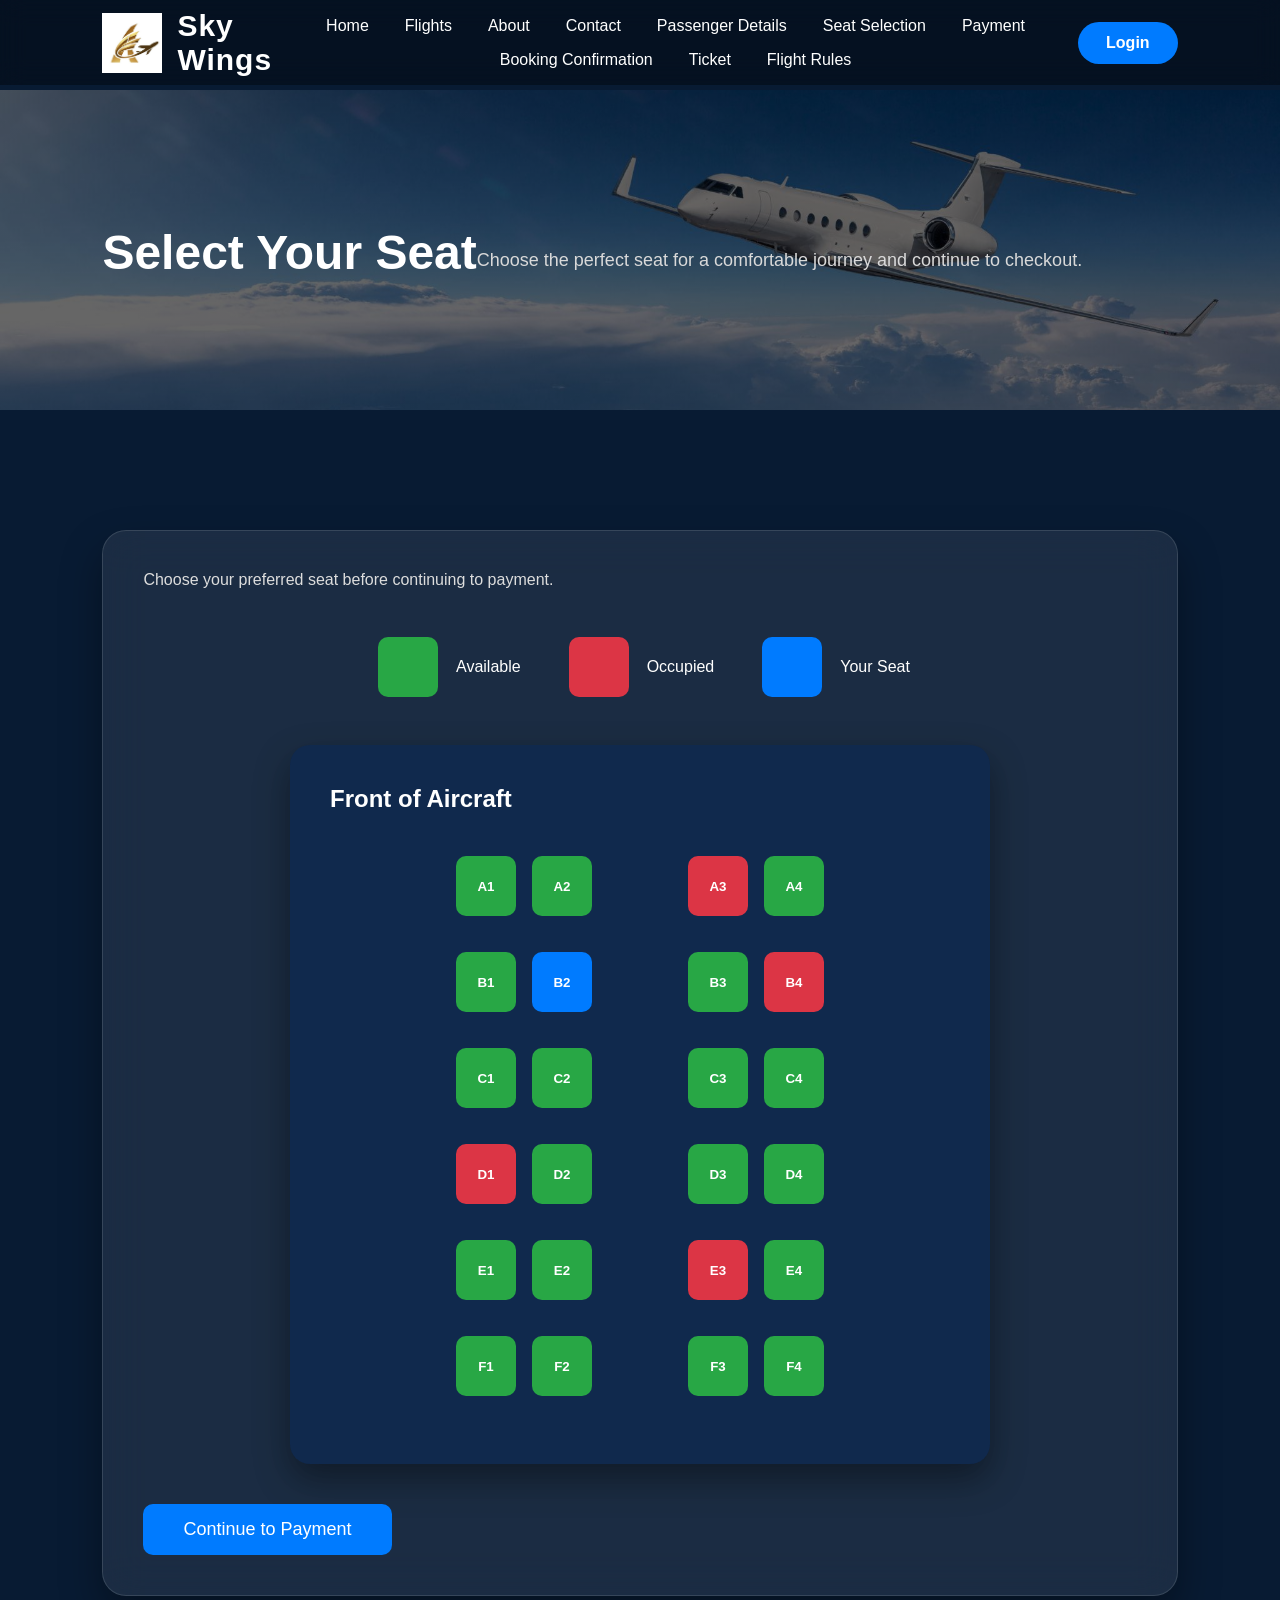
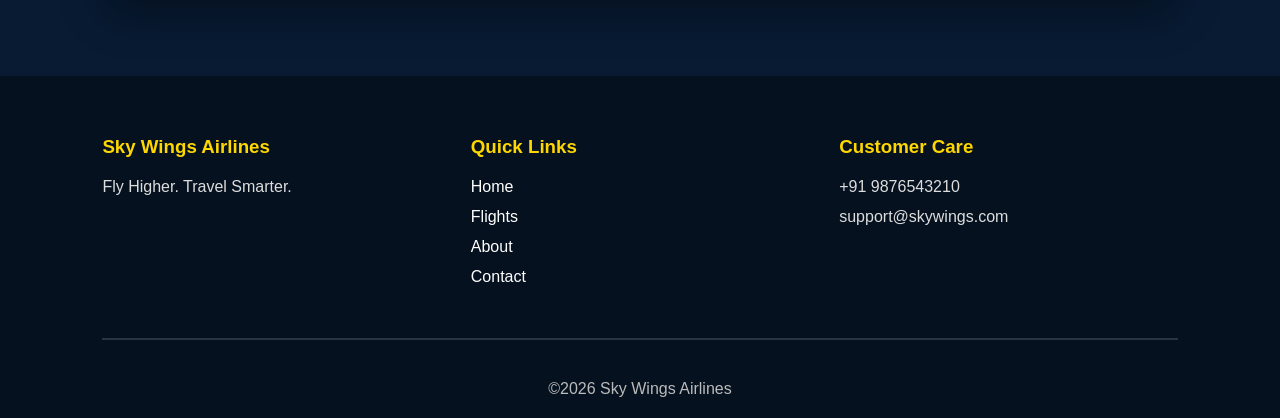
<file: seatselection.html>
﻿<!DOCTYPE html>
<html lang="en">
<head>
    <meta charset="UTF-8">
    <meta name="viewport" content="width=device-width, initial-scale=1.0">
    <title>Seat Selection | Sky Wings Airlines</title>
    <link rel="stylesheet" href="style.css">
</head>
<body>
<header>
    <nav class="navbar">
        <div class="logo">
            <img src="logo.jpg" alt="Sky Wings Logo">
            <h2>Sky Wings</h2>
        </div>
                <ul class="nav-links">
            <li><a href="index.html">Home</a></li>
            <li><a href="searchflights.html">Flights</a></li>
            <li><a href="about.html">About</a></li>
            <li><a href="contact.html">Contact</a></li>
            <li><a href="passengerdetails.html">Passenger Details</a></li>
            <li><a href="seatselection.html">Seat Selection</a></li>
            <li><a href="payment.html">Payment</a></li>
            <li><a href="bookingconfirmation.html">Booking Confirmation</a></li>
            <li><a href="ticket.html">Ticket</a></li>
            <li><a href="flightrules.html">Flight Rules</a></li>
        </ul>
        <a href="#" class="login-btn">Login</a>
    </nav>
</header>
<section class="page-hero">
    <h1>Select Your Seat</h1>
    <p>Choose the perfect seat for a comfortable journey and continue to checkout.</p>
</section>
<section class="page-section">
    <div class="section-card">
        <p class="seat-info">Choose your preferred seat before continuing to payment.</p>
        <div class="seat-legend">
            <div class="legend"><div class="seat available"></div><span>Available</span></div>
            <div class="legend"><div class="seat occupied"></div><span>Occupied</span></div>
            <div class="legend"><div class="seat selected"></div><span>Your Seat</span></div>
        </div>
        <div class="aircraft">
            <h2>Front of Aircraft</h2>
            <div class="seat-row">
                <button class="seat available">A1</button>
                <button class="seat available">A2</button>
                <div class="aisle"></div>
                <button class="seat occupied">A3</button>
                <button class="seat available">A4</button>
            </div>
            <div class="seat-row">
                <button class="seat available">B1</button>
                <button class="seat selected">B2</button>
                <div class="aisle"></div>
                <button class="seat available">B3</button>
                <button class="seat occupied">B4</button>
            </div>
            <div class="seat-row">
                <button class="seat available">C1</button>
                <button class="seat available">C2</button>
                <div class="aisle"></div>
                <button class="seat available">C3</button>
                <button class="seat available">C4</button>
            </div>
            <div class="seat-row">
                <button class="seat occupied">D1</button>
                <button class="seat available">D2</button>
                <div class="aisle"></div>
                <button class="seat available">D3</button>
                <button class="seat available">D4</button>
            </div>
            <div class="seat-row">
                <button class="seat available">E1</button>
                <button class="seat available">E2</button>
                <div class="aisle"></div>
                <button class="seat occupied">E3</button>
                <button class="seat available">E4</button>
            </div>
            <div class="seat-row">
                <button class="seat available">F1</button>
                <button class="seat available">F2</button>
                <div class="aisle"></div>
                <button class="seat available">F3</button>
                <button class="seat available">F4</button>
            </div>
        </div>
        <div class="seat-btn">
            <a href="payment.html"><button>Continue to Payment</button></a>
        </div>
    </div>
</section>
<footer>
    <div class="footer-container">
        <div class="footer-box">
            <h3>Sky Wings Airlines</h3>
            <p>Fly Higher. Travel Smarter.</p>
        </div>
        <div class="footer-box">
            <h3>Quick Links</h3>
            <a href="index.html">Home</a>
            <a href="searchflights.html">Flights</a>
            <a href="about.html">About</a>
            <a href="contact.html">Contact</a>
        </div>
        <div class="footer-box">
            <h3>Customer Care</h3>
            <p>+91 9876543210</p>
            <p>support@skywings.com</p>
        </div>
    </div>
    <hr>
    <p class="copyright">©2026 Sky Wings Airlines</p>
</footer>
</body>
</html>
</file>
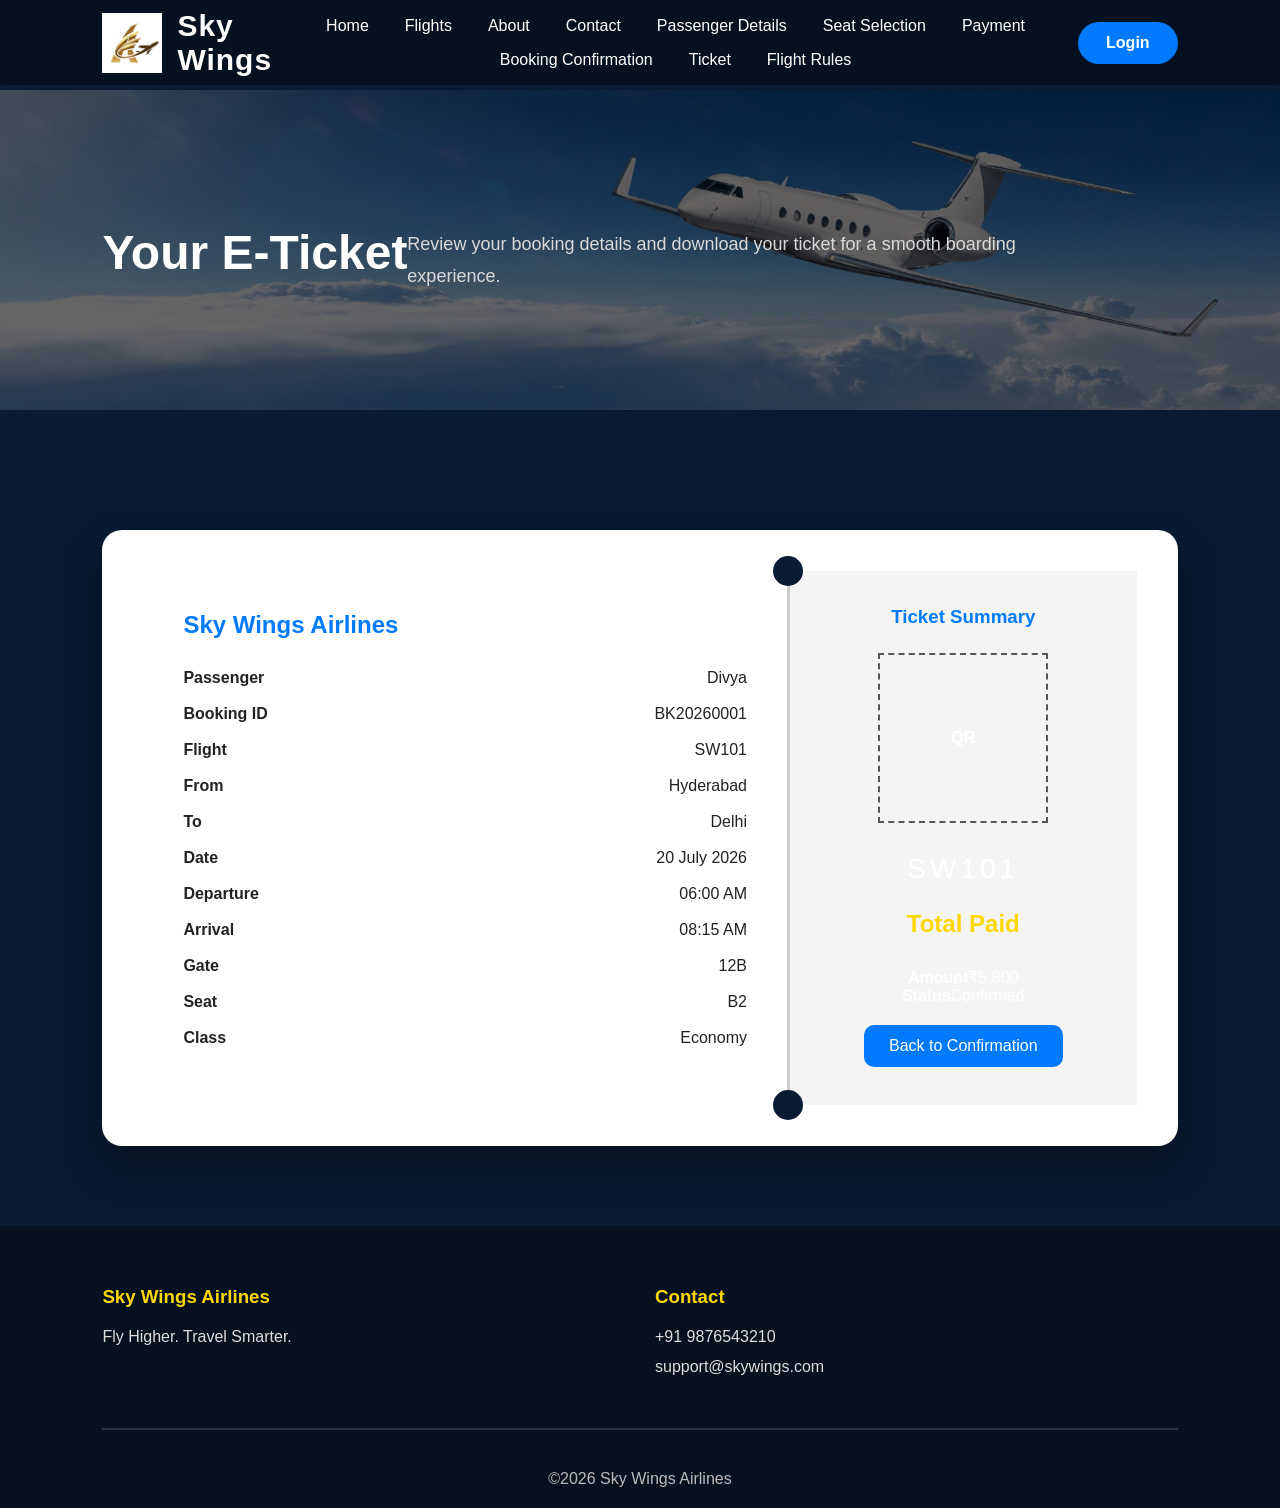
<file: ticket.html>
﻿<!DOCTYPE html>
<html lang="en">
<head>
    <meta charset="UTF-8">
    <meta name="viewport" content="width=device-width, initial-scale=1.0">
    <title>E-Ticket | Sky Wings Airlines</title>
    <link rel="stylesheet" href="style.css">
</head>
<body>
<header>
    <nav class="navbar">
        <div class="logo">
            <img src="logo.jpg" alt="Sky Wings Logo">
            <h2>Sky Wings</h2>
        </div>
                <ul class="nav-links">
            <li><a href="index.html">Home</a></li>
            <li><a href="searchflights.html">Flights</a></li>
            <li><a href="about.html">About</a></li>
            <li><a href="contact.html">Contact</a></li>
            <li><a href="passengerdetails.html">Passenger Details</a></li>
            <li><a href="seatselection.html">Seat Selection</a></li>
            <li><a href="payment.html">Payment</a></li>
            <li><a href="bookingconfirmation.html">Booking Confirmation</a></li>
            <li><a href="ticket.html">Ticket</a></li>
            <li><a href="flightrules.html">Flight Rules</a></li>
        </ul>
        <a href="#" class="login-btn">Login</a>
    </nav>
</header>
<section class="page-hero">
    <h1>Your E-Ticket</h1>
    <p>Review your booking details and download your ticket for a smooth boarding experience.</p>
</section>
<section class="page-section">
    <div class="section-card ticket">
        <div class="ticket-left">
            <h2>Sky Wings Airlines</h2>
            <p><strong>Passenger</strong><span>Divya</span></p>
            <p><strong>Booking ID</strong><span>BK20260001</span></p>
            <p><strong>Flight</strong><span>SW101</span></p>
            <p><strong>From</strong><span>Hyderabad</span></p>
            <p><strong>To</strong><span>Delhi</span></p>
            <p><strong>Date</strong><span>20 July 2026</span></p>
            <p><strong>Departure</strong><span>06:00 AM</span></p>
            <p><strong>Arrival</strong><span>08:15 AM</span></p>
            <p><strong>Gate</strong><span>12B</span></p>
            <p><strong>Seat</strong><span>B2</span></p>
            <p><strong>Class</strong><span>Economy</span></p>
        </div>
        <div class="ticket-divider">
            <div class="circle-top"></div>
            <div class="circle-bottom"></div>
        </div>
        <div class="ticket-right">
            <h3>Ticket Summary</h3>
            <div class="qr">QR</div>
            <div class="barcode">SW101</div>
            <h2>Total Paid</h2>
            <p><strong>Amount</strong><span>₹5,800</span></p>
            <p><strong>Status</strong><span>Confirmed</span></p>
            <a href="bookingconfirmation.html" class="book-btn">Back to Confirmation</a>
        </div>
    </div>
</section>
<footer>
    <div class="footer-container">
        <div class="footer-box">
            <h3>Sky Wings Airlines</h3>
            <p>Fly Higher. Travel Smarter.</p>
        </div>
        <div class="footer-box">
            <h3>Contact</h3>
            <p>+91 9876543210</p>
            <p>support@skywings.com</p>
        </div>
    </div>
    <hr>
    <p class="copyright">©2026 Sky Wings Airlines</p>
</footer>
</body>
</html>
</file>
<file: style.css>
﻿/* ==========================
   GOOGLE FONT & RESET
========================== */

*{
    margin:0;
    padding:0;
    box-sizing:border-box;
    font-family:'Poppins',sans-serif;
}

html{
    scroll-behavior:smooth;
}

body{
    background:#081B33;
    color:#ffffff;
    padding-top:90px;
    min-height:100vh;
}

/* ==========================
        NAVBAR
========================== */

.navbar{

    position:fixed;

    top:0;

    left:0;

    width:100%;

    height:85px;

    display:flex;

    justify-content:space-between;

    align-items:center;

    padding:0 8%;

    background:rgba(0,0,0,.35);

    backdrop-filter:blur(12px);

    z-index:1000;
}

.logo{

    display:flex;

    align-items:center;

    gap:15px;
}

.logo img{

    width:60px;

    height:60px;

    object-fit:contain;
}

.logo h2{

    color:#ffffff;

    font-size:30px;

    font-weight:700;

    letter-spacing:1px;
}

/* ==========================
      NAVIGATION MENU
========================== */

.nav-links{

    list-style:none;

    display:flex;

    flex-wrap:wrap;

    gap:18px 12px;

    justify-content:center;

    align-items:center;

    margin:0;

    padding:0;
}

.nav-links li {
    line-height:1;
}

.nav-links a{

    text-decoration:none;

    color:white;

    font-size:16px;

    font-weight:500;

    padding:8px 12px;

    border-radius:999px;

    transition:.3s;
}

.nav-links a:hover{

    background:#FFD700;

    color:#081B33;
}

@media (max-width: 900px) {
    .navbar {
        padding:0 4%;
    }

    .nav-links {
        gap:14px 10px;
    }

    .nav-links a {
        font-size:14px;
        padding:8px 10px;
    }
}

@media (max-width: 700px) {
    .navbar {
        justify-content:center;
        padding:12px 4%;
    }

    .logo {
        width:100%;
        justify-content:center;
    }

    .nav-links {
        justify-content:center;
    }

    .login-btn {
        width:100%;
        text-align:center;
    }
}

/* ==========================
        LOGIN BUTTON
========================== */

.login-btn{

    text-decoration:none;

    color:white;

    background:#007BFF;

    padding:12px 28px;

    border-radius:40px;

    transition:.4s;

    font-weight:600;
}

.login-btn:hover{

    background:#FFD700;

    color:#081B33;
}

/* ==========================
        HERO SECTION
========================== */


/* ==========================
      PAGE HEADER BANNER
========================== */
.page-hero {
    width:100%;
    min-height:320px;
    background:linear-gradient(180deg, rgba(0,0,0,0.60), rgba(0,0,0,0.60)), url("hero.jpg") center/cover no-repeat;
    display:flex;
    align-items:center;
    padding:100px 8% 80px;
    margin-bottom:40px;
}
.page-hero h1 {
    font-size:48px;
    color:#ffffff;
    margin-bottom:16px;
    max-width:700px;
}
.page-hero p {
    color:#d9d9d9;
    font-size:18px;
    line-height:1.8;
    max-width:680px;
}
.page-section {
    padding:80px 8%;
    background:#081B33;
}
.section-card {
    background:rgba(255,255,255,0.08);
    backdrop-filter:blur(20px);
    border:1px solid rgba(255,255,255,0.12);
    border-radius:24px;
    padding:40px;
    box-shadow:0 20px 40px rgba(0,0,0,.35);
}
.page-hero .button-primary {
    display:inline-block;
    background:linear-gradient(90deg, #1C62FF, #28A7FF);
    color:white;
    padding:14px 32px;
    border-radius:999px;
    text-decoration:none;
    font-weight:700;
    margin-top:20px;
}

.hero{

    width:100%;

    min-height:calc(100vh - 90px);

    background:linear-gradient(rgba(0,0,0,0.30), rgba(0,0,0,0.30)), url("hero.jpg") top center/cover no-repeat;

    position:relative;

    display:flex;

    align-items:flex-start;

}

/* ==========================
       DARK OVERLAY
========================== */

.overlay{

    width:100%;

    min-height:calc(100vh - 90px);

    background:rgba(0,0,0,0.45);

    display:flex;

    justify-content:space-between;

    align-items:flex-start;

    padding:80px 8% 40px;

    gap:40px;

    flex-wrap:wrap;
}

/* ==========================
      HERO CONTENT
========================== */

.hero-content{

    width:45%;

    min-width:320px;
}

.hero-content h1{

    font-size:70px;

    line-height:90px;

    color:white;

    margin-bottom:25px;
}

.hero-content span{

    color:#FFD700;
}

.hero-content p{

    font-size:22px;

    line-height:36px;

    color:#dddddd;
}
/* ==========================
      SEARCH BOX
========================== */

.search-box{

    width:520px;

    max-width:100%;

    background:rgba(255,255,255,0.10);

    backdrop-filter:blur(26px);

    border:1px solid rgba(255,255,255,0.20);

    border-radius:26px;

    padding:40px;

    box-shadow:0 18px 40px rgba(0,0,0,.35);
}

.search-box h2{

    text-align:center;

    color:#ffffff;

    margin-bottom:30px;

    font-size:34px;

    letter-spacing:0.2px;
}

/* ==========================
        FORM
========================== */

.form-row{

    display:flex;

    gap:20px;

    margin-bottom:20px;
}

.input-box{

    flex:1;

    display:flex;

    flex-direction:column;
}

.input-box label{

    color:white;

    margin-bottom:8px;

    font-size:15px;

    font-weight:500;
}

.input-box input,
.input-box select{

    height:50px;

    border:none;

    outline:none;

    border-radius:10px;

    padding:0 15px;

    font-size:15px;

    background:rgba(255,255,255,.9);

    color:#333;
}

.input-box input::placeholder{

    color:#777;
}

/* ==========================
      SEARCH BUTTON
========================== */

.search-btn{

    width:100%;

    height:55px;

    border:none;

    border-radius:16px;

    background:linear-gradient(90deg, #1C62FF, #28A7FF);

    color:white;

    font-size:18px;

    font-weight:700;

    cursor:pointer;

    transition:.3s ease;

    margin-top:10px;
}

.search-btn:hover{

    background:linear-gradient(90deg, #0E4FCC, #1E8EEB);

    transform:translateY(-3px);
}
/* ==========================
      DESTINATIONS
========================== */

.destinations{

    padding:90px 8%;

    background:#081B33;
}

.destinations h2{

    text-align:center;

    font-size:40px;

    margin-bottom:50px;

    color:#FFD700;
}

.destination-container{

    display:flex;

    justify-content:space-between;

    gap:25px;

    flex-wrap:wrap;

    align-items:stretch;
}

.card{

    flex:1;

    min-width:260px;

    background:#10294d;

    border-radius:22px;

    overflow:hidden;

    transition:.4s;

    box-shadow:0 14px 35px rgba(0,0,0,.28);
}

.card:hover{

    transform:translateY(-10px);
}

.card img{

    width:100%;

    height:250px;

    object-fit:cover;

    display:block;
}

.card h3{

    margin:20px;

    color:#FFD700;
}

.card p{

    margin:0 20px 20px;

    color:#ddd;
}

/* ==========================
      WHY CHOOSE US
========================== */

.why-us{

    background:#0D2344;

    padding:90px 8%;
}

.why-us h2{

    text-align:center;

    font-size:40px;

    margin-bottom:50px;

    color:#FFD700;
}

.features{

    display:flex;

    gap:25px;

    justify-content:space-between;

    flex-wrap:wrap;
}

.feature-card{

    flex:1;

    min-width:240px;

    background:rgba(255,255,255,.08);

    padding:30px;

    text-align:center;

    border-radius:15px;

    transition:.4s;
}

.feature-card:hover{

    transform:translateY(-10px);

    background:rgba(255,255,255,.15);
}

.feature-card img{

    width:70px;

    margin-bottom:20px;
}

.feature-card h3{

    color:#FFD700;

    margin-bottom:15px;
}

.feature-card p{

    color:#ddd;

    line-height:28px;
}

/* ==========================
         FOOTER
========================== */

footer{

    background:#05111f;

    padding:60px 8% 20px;
}

.footer-container{

    display:flex;

    justify-content:space-between;

    gap:30px;

    flex-wrap:wrap;
}

.footer-box{

    flex:1;

    min-width:220px;
}

.footer-box h3{

    color:#FFD700;

    margin-bottom:20px;
}

.footer-box a{

    display:block;

    color:white;

    text-decoration:none;

    margin-bottom:12px;
}

.footer-box a:hover{

    color:#FFD700;
}

.footer-box p{

    margin-bottom:12px;

    color:#ddd;
}

footer hr{

    margin:40px 0;

    border:.5px solid rgba(255,255,255,.15);
}

.copyright{

    text-align:center;

    color:#bbb;
}
/* ==========================
SEARCH PAGE
========================== */

.search-page{

padding:150px 8% 60px;

text-align:center;

background:#081B33;

}

.search-page h1{

font-size:50px;

margin-bottom:40px;

color:#FFD700;

}

.search-form{

display:grid;

grid-template-columns:repeat(3,1fr);

gap:20px;

}

.search-form input,
.search-form select{

height:55px;

padding:15px;

border:none;

border-radius:12px;

font-size:16px;

}

.search-form button{

height:55px;

background:#007BFF;

color:white;

border:none;

border-radius:12px;

font-size:18px;

cursor:pointer;

}

.flight-section{

padding:80px 8%;

}

.flight-section h2{

text-align:center;

margin-bottom:50px;

color:#FFD700;

}

.flight-card{

display:flex;

justify-content:space-between;

align-items:center;

background:#10294d;

padding:30px;

border-radius:15px;

margin-bottom:30px;

transition:.4s;

}

.flight-card:hover{

transform:translateY(-8px);

}

.flight-card p{

margin-top:10px;

color:#ddd;

}

.book-btn{

display:inline-block;

margin-top:20px;

padding:12px 25px;

background:#007BFF;

color:white;

text-decoration:none;

border-radius:10px;

}

.book-btn:hover{

background:#0056b3;

}
/* ==========================
PASSENGER PAGE
========================== */

.passenger-page{

padding:150px 8% 80px;

background:#081B33;

min-height:100vh;

}

.passenger-page h1{

text-align:center;

font-size:45px;

margin-bottom:40px;

color:#FFD700;

}

.passenger-card{

max-width:1100px;

margin:auto;

background:rgba(255,255,255,.08);

backdrop-filter:blur(20px);

padding:40px;

border-radius:20px;

box-shadow:0 15px 35px rgba(0,0,0,.4);

}

.passenger-grid{

display:grid;

grid-template-columns:repeat(2,1fr);

gap:25px;

}

.field{

display:flex;

flex-direction:column;

margin-bottom:20px;

}

.field label{

margin-bottom:10px;

color:white;

font-weight:500;

}

.field input,
.field select,
.field textarea{

padding:15px;

border:none;

border-radius:10px;

font-size:16px;

outline:none;

}

.field textarea{

resize:none;

}

.continue-btn{

width:100%;

height:55px;

background:#007BFF;

border:none;

color:white;

font-size:18px;

border-radius:12px;

cursor:pointer;

margin-top:20px;

transition:.3s;

}

.continue-btn:hover{

background:#0056b3;

transform:translateY(-3px);

}
/*=========================
      SEAT PAGE
==========================*/

.seat-page{

padding:150px 8% 80px;

background:#081B33;

min-height:100vh;

text-align:center;

}

.seat-page h1{

font-size:45px;

color:#FFD700;

margin-bottom:15px;

}

.seat-info{

color:#ddd;

margin-bottom:40px;

}

.aircraft{

width:700px;

margin:auto;

background:#10294d;

padding:40px;

border-radius:20px;

box-shadow:0 15px 35px rgba(0,0,0,.4);

}

.aircraft h2{

margin-bottom:35px;

color:white;

}

.seat-row{

display:flex;

justify-content:center;

align-items:center;

margin:20px 0;

}

.aisle{

width:80px;

}

.seat{

width:60px;

height:60px;

margin:8px;

border:none;

border-radius:10px;

font-weight:600;

cursor:pointer;

}

.available{

background:#28a745;

color:white;

}

.occupied{

background:#dc3545;

color:white;

cursor:not-allowed;

}

.selected{

background:#007BFF;

color:white;

}

.seat-legend{

display:flex;

justify-content:center;

gap:40px;

margin-bottom:40px;

}

.legend{

display:flex;

align-items:center;

gap:10px;

color:white;

}

.seat-btn{

margin-top:40px;

}

.seat-btn button{

padding:15px 40px;

font-size:18px;

border:none;

background:#007BFF;

color:white;

border-radius:10px;

cursor:pointer;

transition:.3s;

}

.seat-btn button:hover{

background:#0056b3;

transform:translateY(-4px);

}
/*====================================================
                PAYMENT PAGE
====================================================*/

.payment-page{

    padding:150px 8% 80px;

    background:#081B33;

    min-height:100vh;

}

.payment-page h1{

    text-align:center;

    font-size:48px;

    color:#FFD700;

    margin-bottom:50px;

}

/*====================================================
            PAYMENT CONTAINER
====================================================*/

.payment-container{

    display:grid;

    grid-template-columns:2fr 1fr;

    gap:40px;

    align-items:flex-start;

}

/*====================================================
            PAYMENT CARD
====================================================*/

.payment-card{

    background:rgba(255,255,255,.08);

    backdrop-filter:blur(18px);

    border:1px solid rgba(255,255,255,.15);

    border-radius:20px;

    padding:35px;

    box-shadow:0 15px 35px rgba(0,0,0,.35);

}

.payment-card h2{

    color:#FFD700;

    margin-bottom:30px;

}

.payment-card label{

    display:block;

    color:white;

    margin-top:18px;

    margin-bottom:8px;

    font-weight:500;

}

.payment-card input,

.payment-card textarea,

.payment-card select{

    width:100%;

    padding:14px;

    border:none;

    border-radius:10px;

    outline:none;

    font-size:15px;

}

.payment-card textarea{

    resize:none;

}

/*====================================================
            PAYMENT METHODS
====================================================*/

.payment-method{

    display:flex;

    gap:25px;

    flex-wrap:wrap;

    margin-bottom:15px;

}

.payment-method label{

    display:flex;

    align-items:center;

    gap:8px;

    color:white;

    font-weight:500;

}

.payment-method input{

    width:auto;

}

/*====================================================
            CARD ROW
====================================================*/

.card-row{

    display:grid;

    grid-template-columns:1fr 1fr;

    gap:20px;

}

/*====================================================
            PAY BUTTON
====================================================*/

.pay-btn{

    width:100%;

    margin-top:30px;

    padding:16px;

    border:none;

    border-radius:12px;

    background:#007BFF;

    color:white;

    font-size:18px;

    font-weight:600;

    cursor:pointer;

    transition:.3s;

}

.pay-btn:hover{

    background:#0056b3;

    transform:translateY(-4px);

}

/*====================================================
            BOOKING SUMMARY
====================================================*/

.summary-card{

    background:rgba(255,255,255,.08);

    backdrop-filter:blur(18px);

    border:1px solid rgba(255,255,255,.15);

    border-radius:20px;

    padding:35px;

    box-shadow:0 15px 35px rgba(0,0,0,.35);

    position:sticky;

    top:120px;

}

.summary-card h2{

    color:#FFD700;

    margin-bottom:20px;

}

.summary-card hr{

    margin:18px 0;

    border:1px solid rgba(255,255,255,.15);

}

.summary-card p{

    display:flex;

    justify-content:space-between;

    color:white;

    margin:12px 0;

}

.summary-card h3{

    display:flex;

    justify-content:space-between;

    color:#FFD700;

    margin-top:20px;

    font-size:26px;

}

/*====================================================
            INPUT FOCUS
====================================================*/

.payment-card input:focus,

.payment-card textarea:focus,

.payment-card select:focus{

    outline:2px solid #FFD700;

}

/*====================================================
            RESPONSIVE
====================================================*/

@media(max-width:1200px){
    .overlay{
        flex-direction:column;
        align-items:flex-start;
        padding:40px 8%;
    }
    .hero-content,
    .search-box{
        width:100%;
        min-width:0;
    }
}

@media(max-width:992px){

.payment-container{

grid-template-columns:1fr;

}

.summary-card{

position:relative;

top:0;

}

}

@media(max-width:768px){

.card-row{

grid-template-columns:1fr;

}

.payment-method{

flex-direction:column;

}

.payment-page{

padding:130px 20px 60px;

}

}
/*====================================

BOOKING CONFIRMATION

====================================*/

.confirmation-page{

padding:150px 8%;

background:#081B33;

min-height:100vh;

display:flex;

justify-content:center;

align-items:center;

}

.confirmation-card{

width:700px;

background:rgba(255,255,255,.08);

backdrop-filter:blur(20px);

padding:50px;

border-radius:20px;

text-align:center;

box-shadow:0 20px 40px rgba(0,0,0,.4);

}

.success-icon{

width:100px;

height:100px;

background:#28a745;

margin:auto;

border-radius:50%;

display:flex;

justify-content:center;

align-items:center;

font-size:50px;

color:white;

margin-bottom:30px;

}

.confirmation-card h1{

font-size:42px;

color:#FFD700;

margin-bottom:10px;

}

.confirmation-card p{

color:#ddd;

margin-bottom:15px;

}

.confirmation-card hr{

margin:30px 0;

border:1px solid rgba(255,255,255,.15);

}

.booking-details p{

display:flex;

justify-content:space-between;

margin:15px 0;

color:white;

}

.confirmation-buttons{

margin-top:40px;

display:flex;

justify-content:center;

gap:20px;

}

.download-btn,

.home-btn{

padding:15px 35px;

text-decoration:none;

background:#007BFF;

color:white;

border-radius:10px;

transition:.3s;

}

.download-btn:hover,

.home-btn:hover{

background:#0056b3;

}
/*==================================

BOARDING PASS

===================================*/

.ticket-page{

padding:150px 8%;

background:#081B33;

min-height:100vh;

}

.ticket-page h1{

text-align:center;

font-size:45px;

color:#FFD700;

margin-bottom:50px;

}

.ticket{

display:flex;

background:white;

border-radius:20px;

overflow:hidden;

box-shadow:0 20px 40px rgba(0,0,0,.4);

}

.ticket-left{

width:65%;

padding:40px;

background:white;

color:#222;

}

.ticket-left h2{

color:#007BFF;

margin-bottom:30px;

}

.ticket-left p{

margin:18px 0;

display:flex;

justify-content:space-between;

}

.ticket-divider{

width:3px;

background:#ccc;

position:relative;

}

.circle-top{

width:30px;

height:30px;

background:#081B33;

border-radius:50%;

position:absolute;

left:-14px;

top:-15px;

}

.circle-bottom{

width:30px;

height:30px;

background:#081B33;

border-radius:50%;

position:absolute;

left:-14px;

bottom:-15px;

}

.ticket-right{

width:35%;

padding:35px;

background:#f4f4f4;

text-align:center;

}

.ticket-right h3{

margin-bottom:25px;

color:#007BFF;

}

.qr{

width:170px;

height:170px;

border:2px dashed #555;

display:flex;

justify-content:center;

align-items:center;

margin:auto;

margin-bottom:30px;

font-weight:bold;

}

.barcode{

font-size:28px;

letter-spacing:4px;

margin-bottom:25px;

}

.ticket-right h2{

margin-bottom:30px;

color:#FFD700;

}

.ticket-right .download-btn{

display:inline-block;

padding:15px 35px;

background:#007BFF;

color:white;

text-decoration:none;

border-radius:10px;

transition:.3s;

}

.ticket-right .download-btn:hover{

background:#0056b3;

}
</file>
